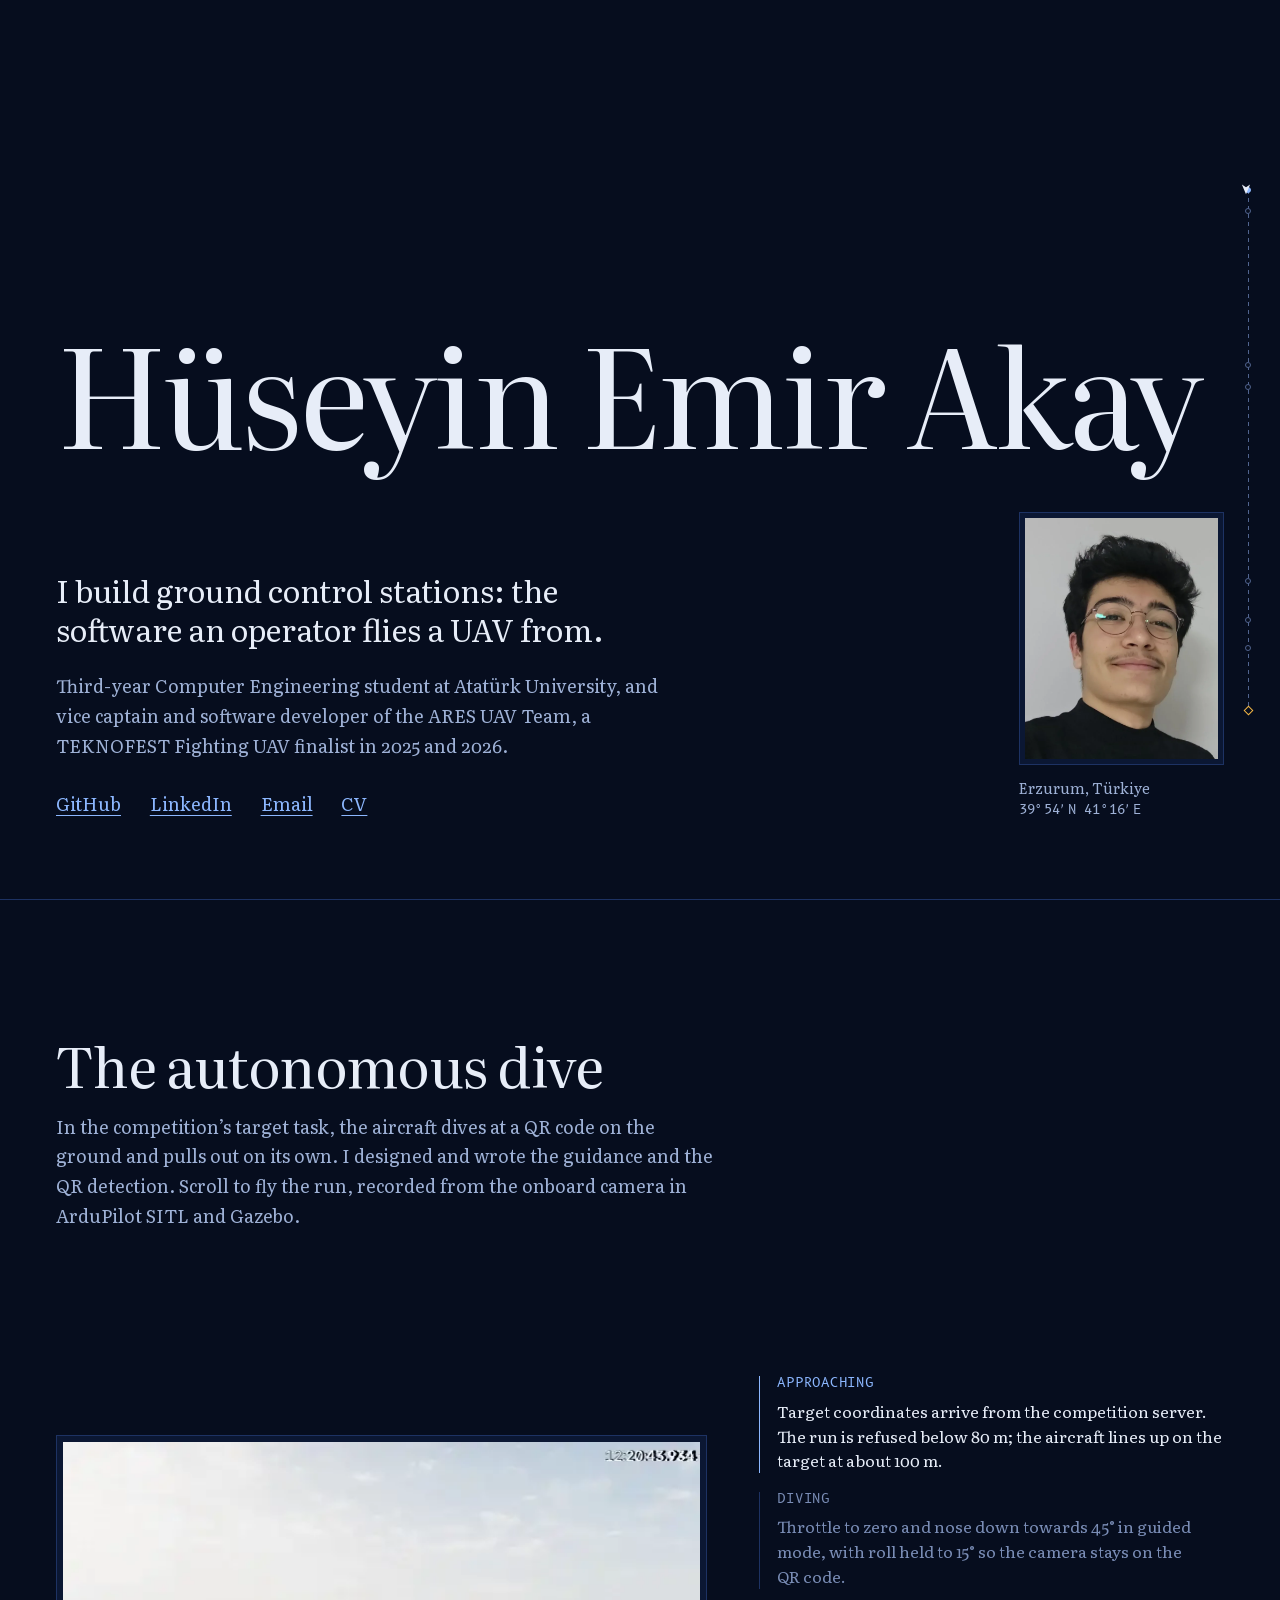
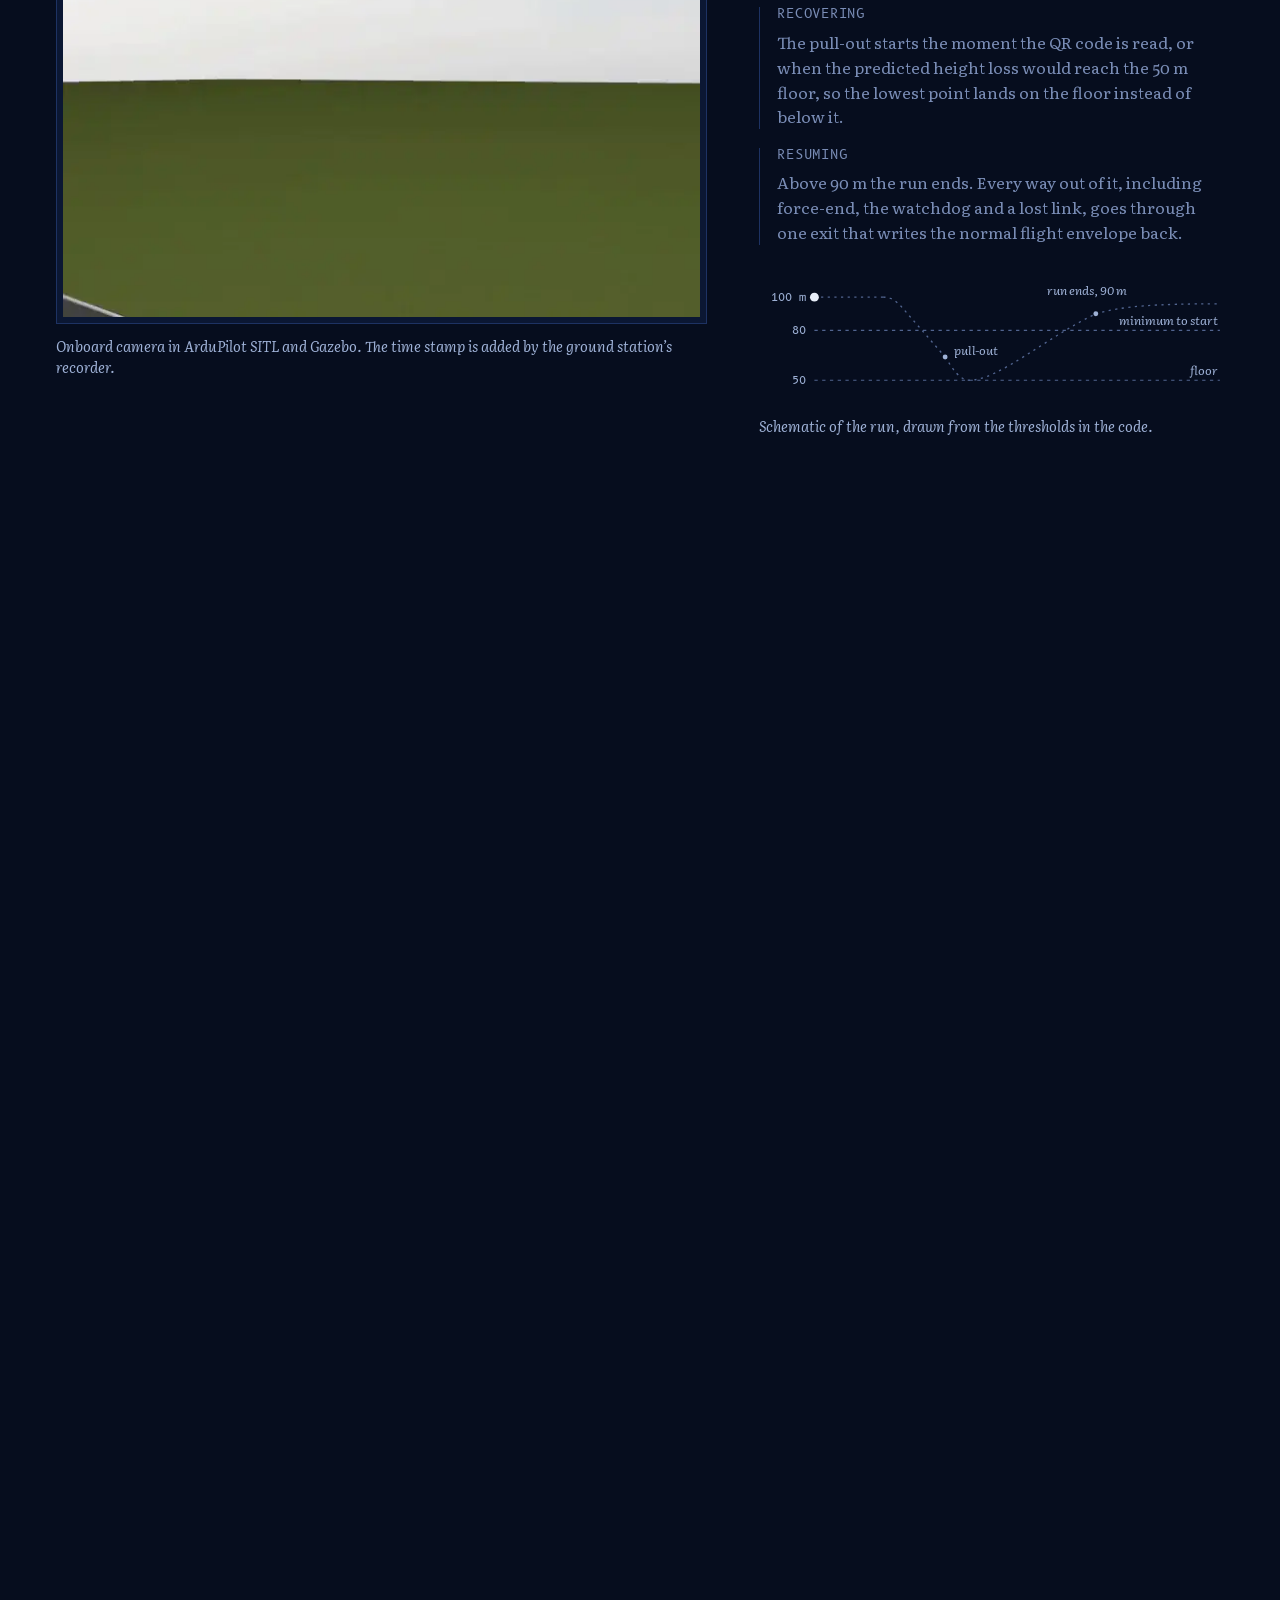
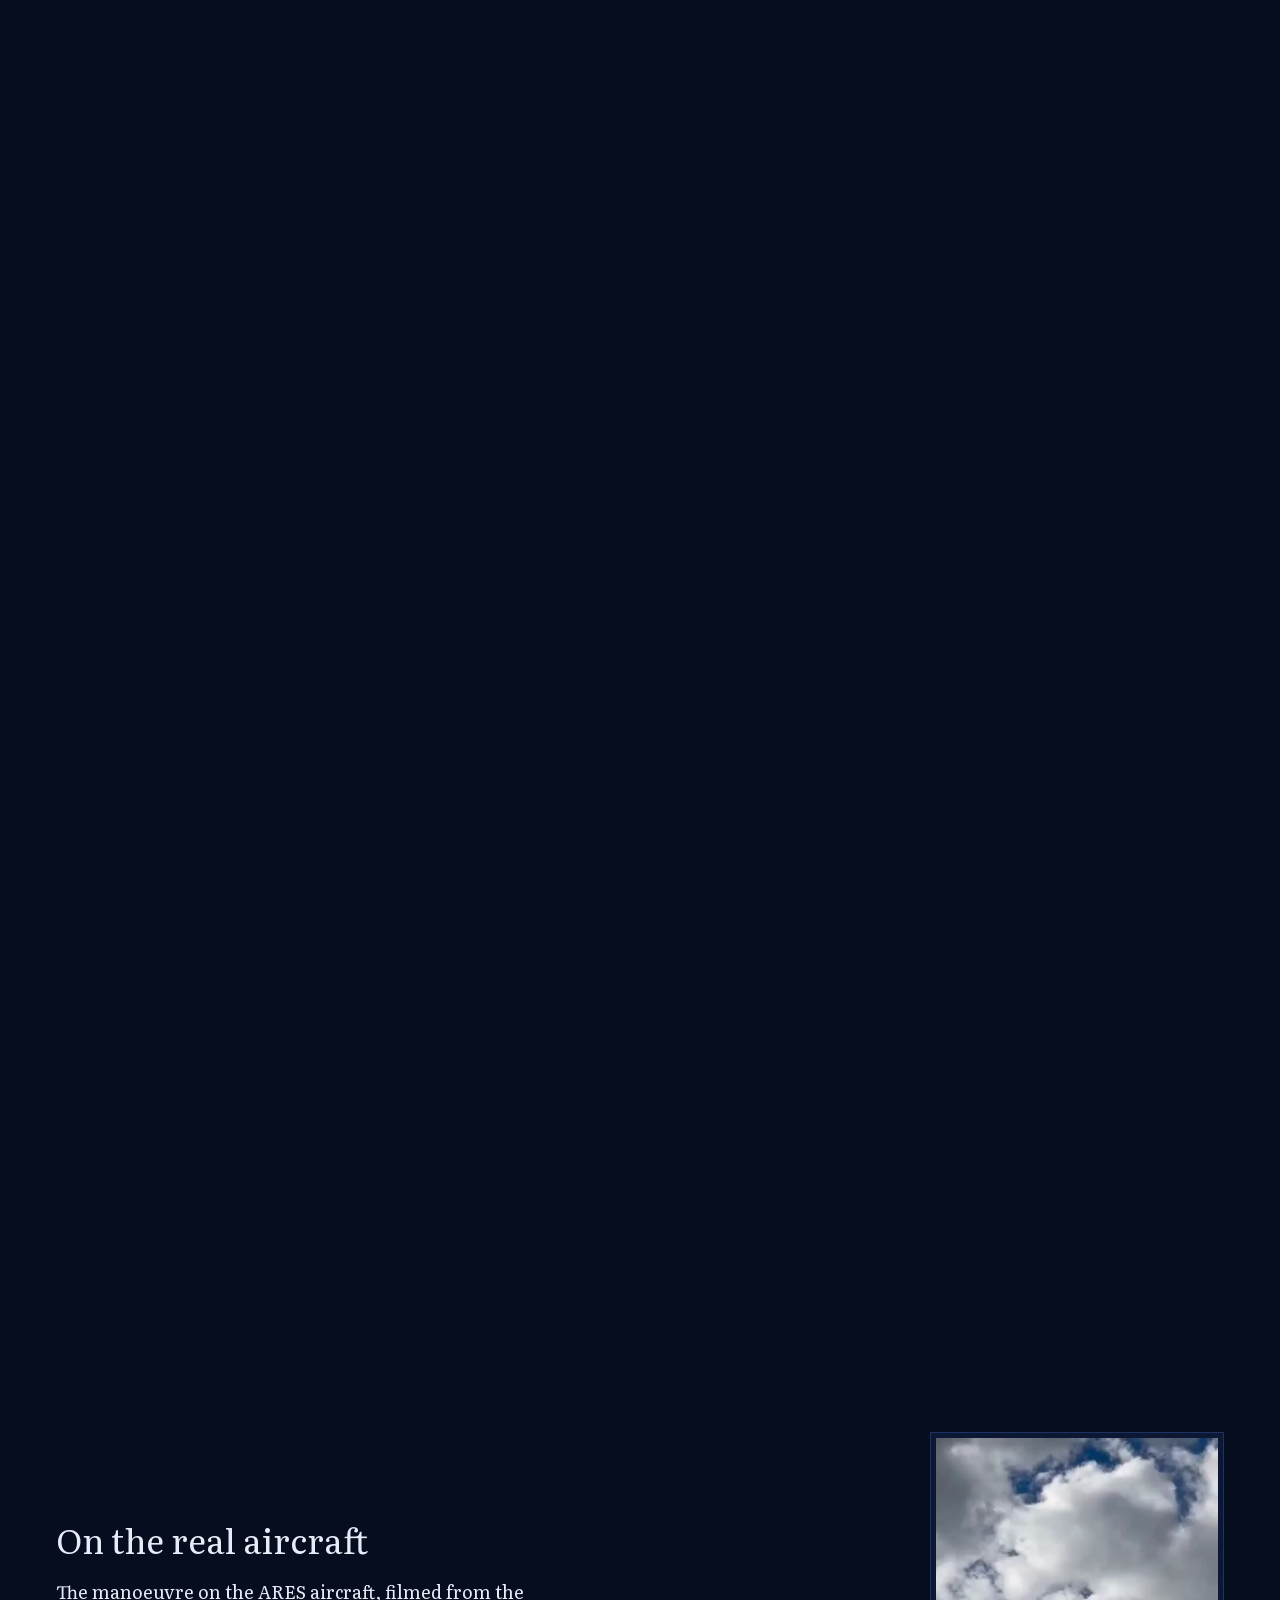
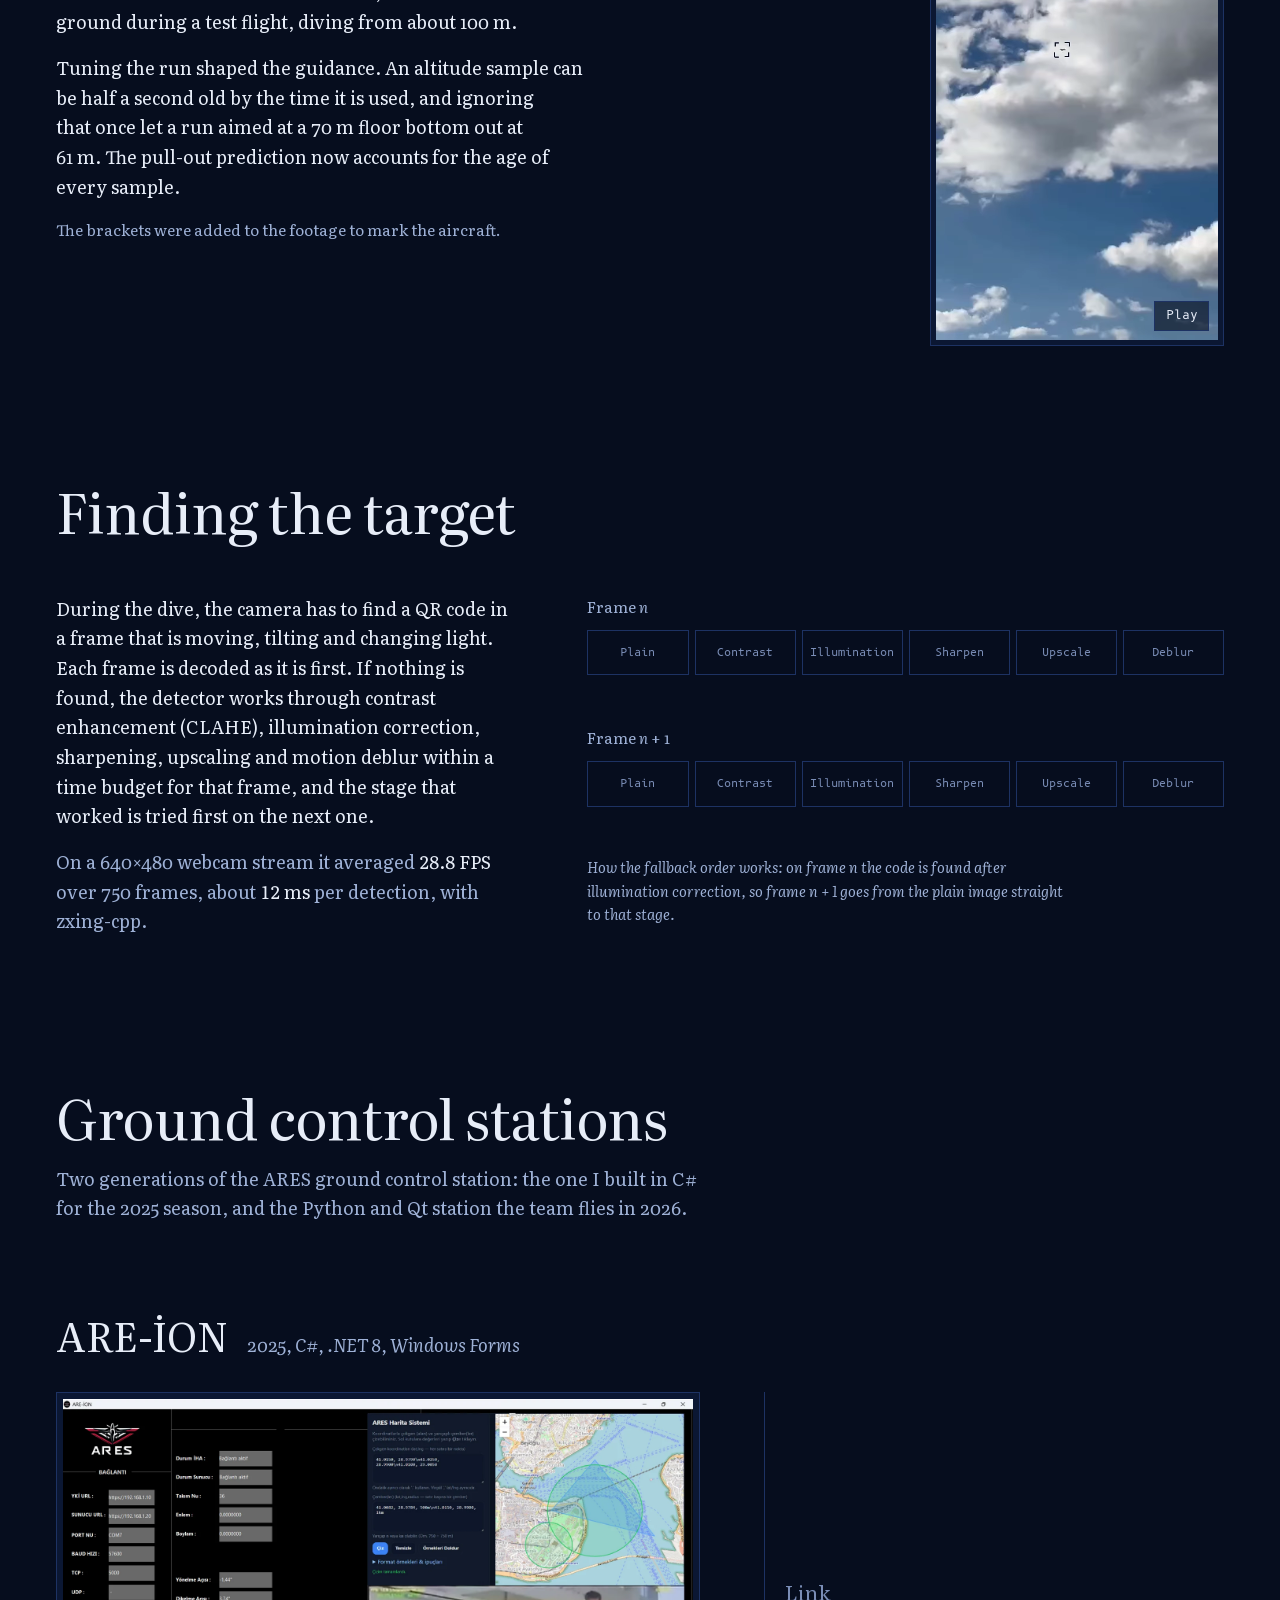
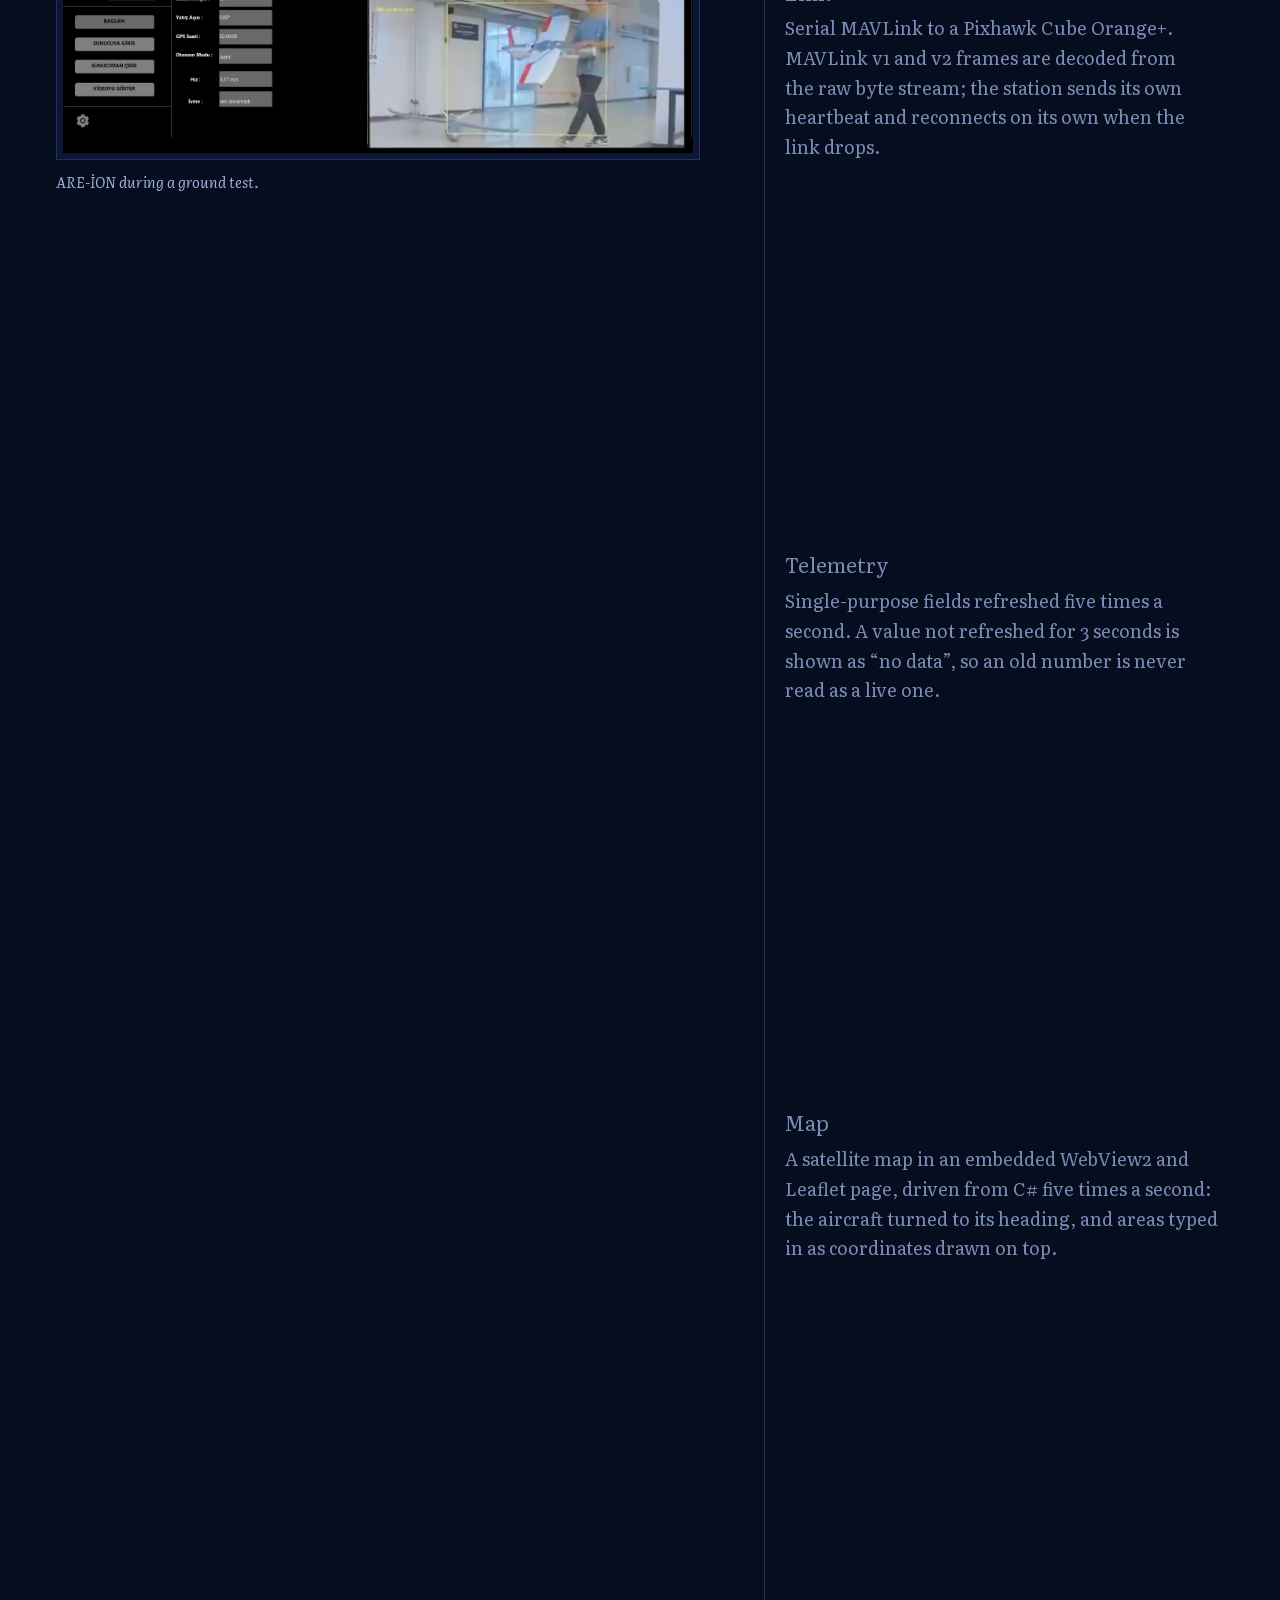
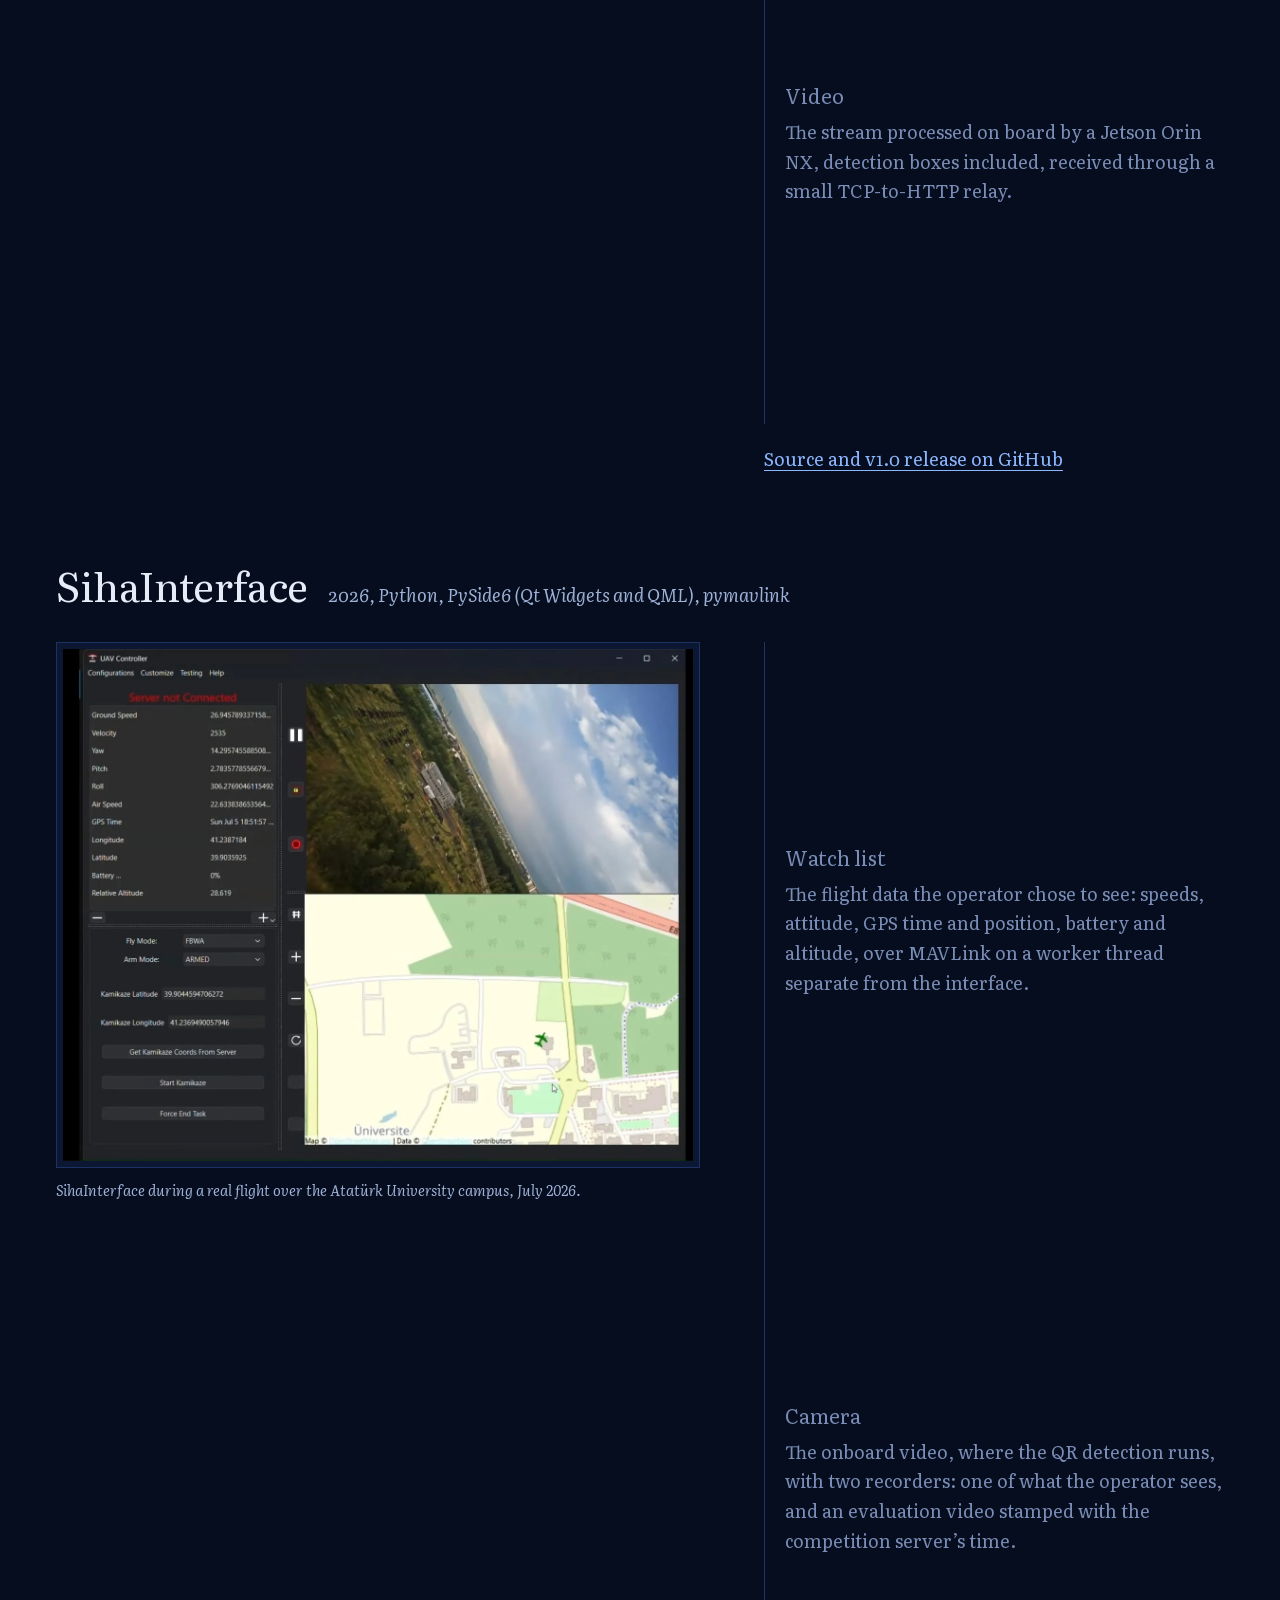
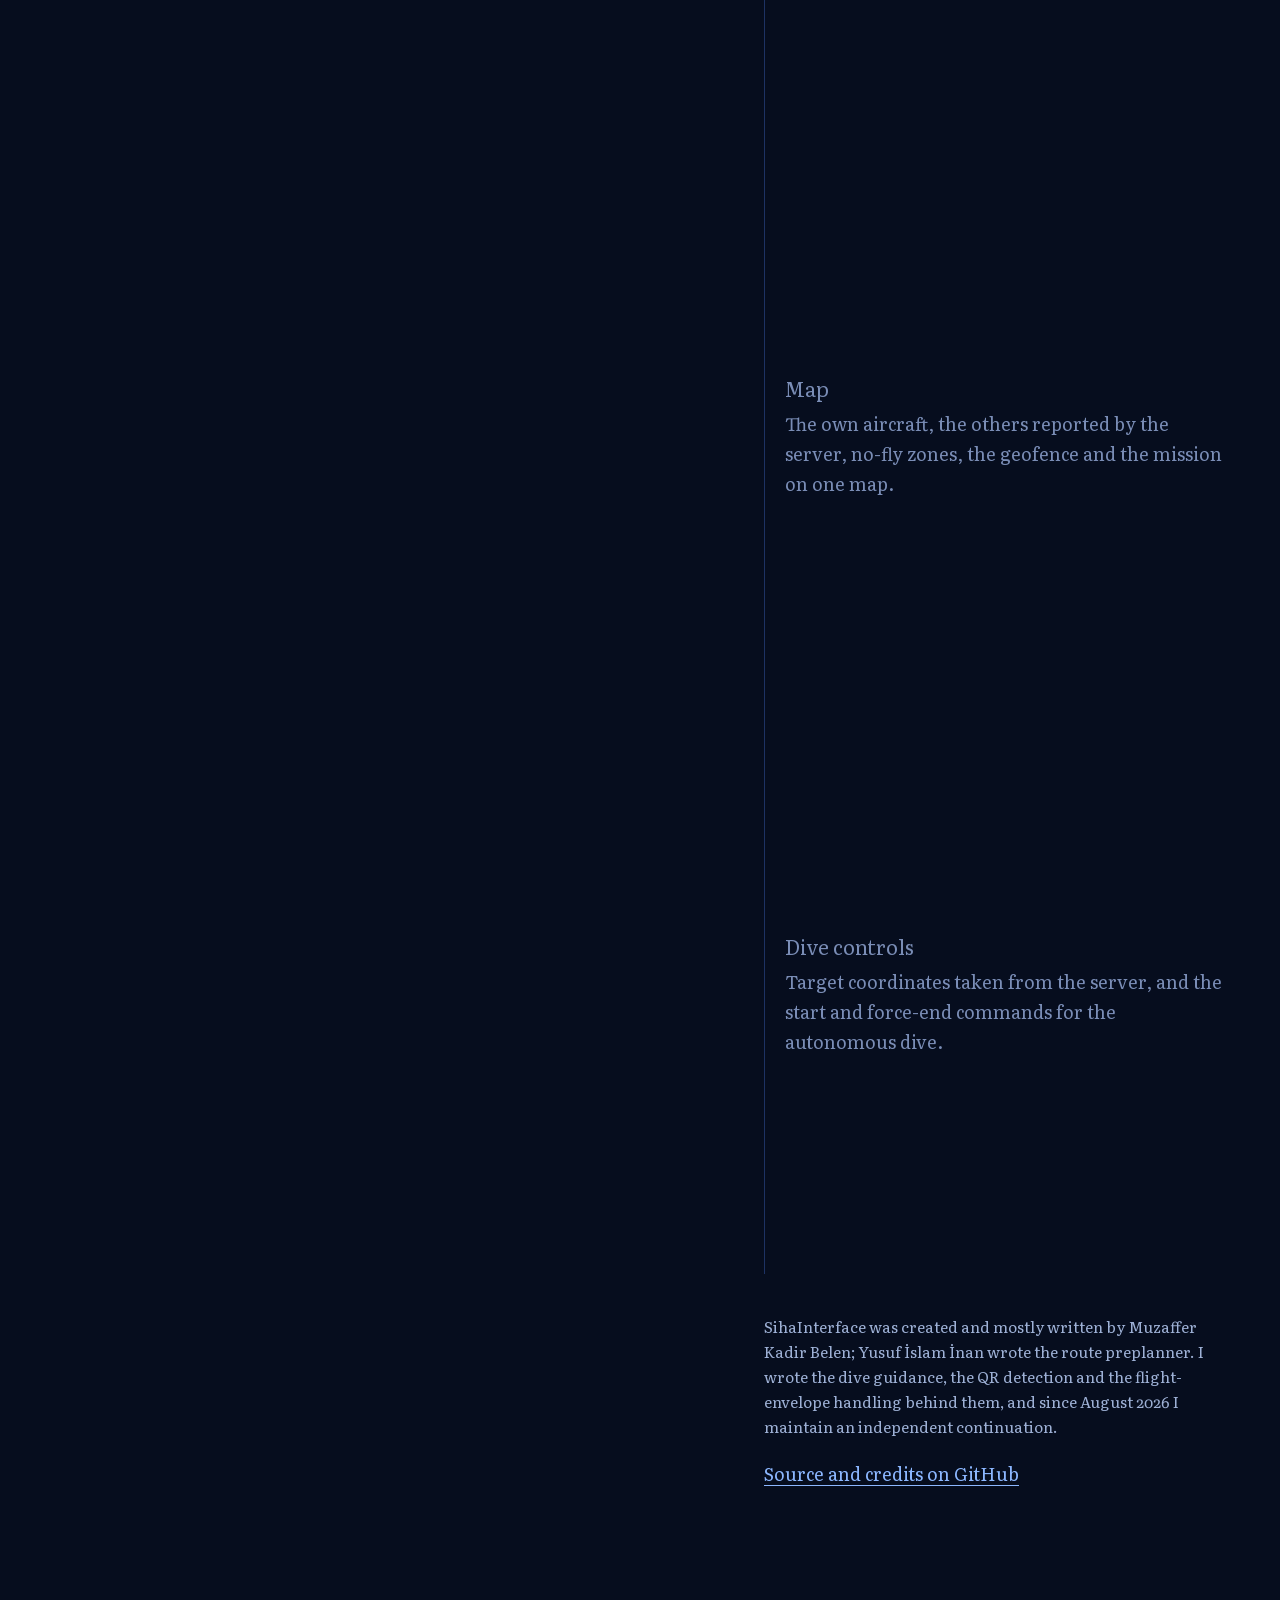
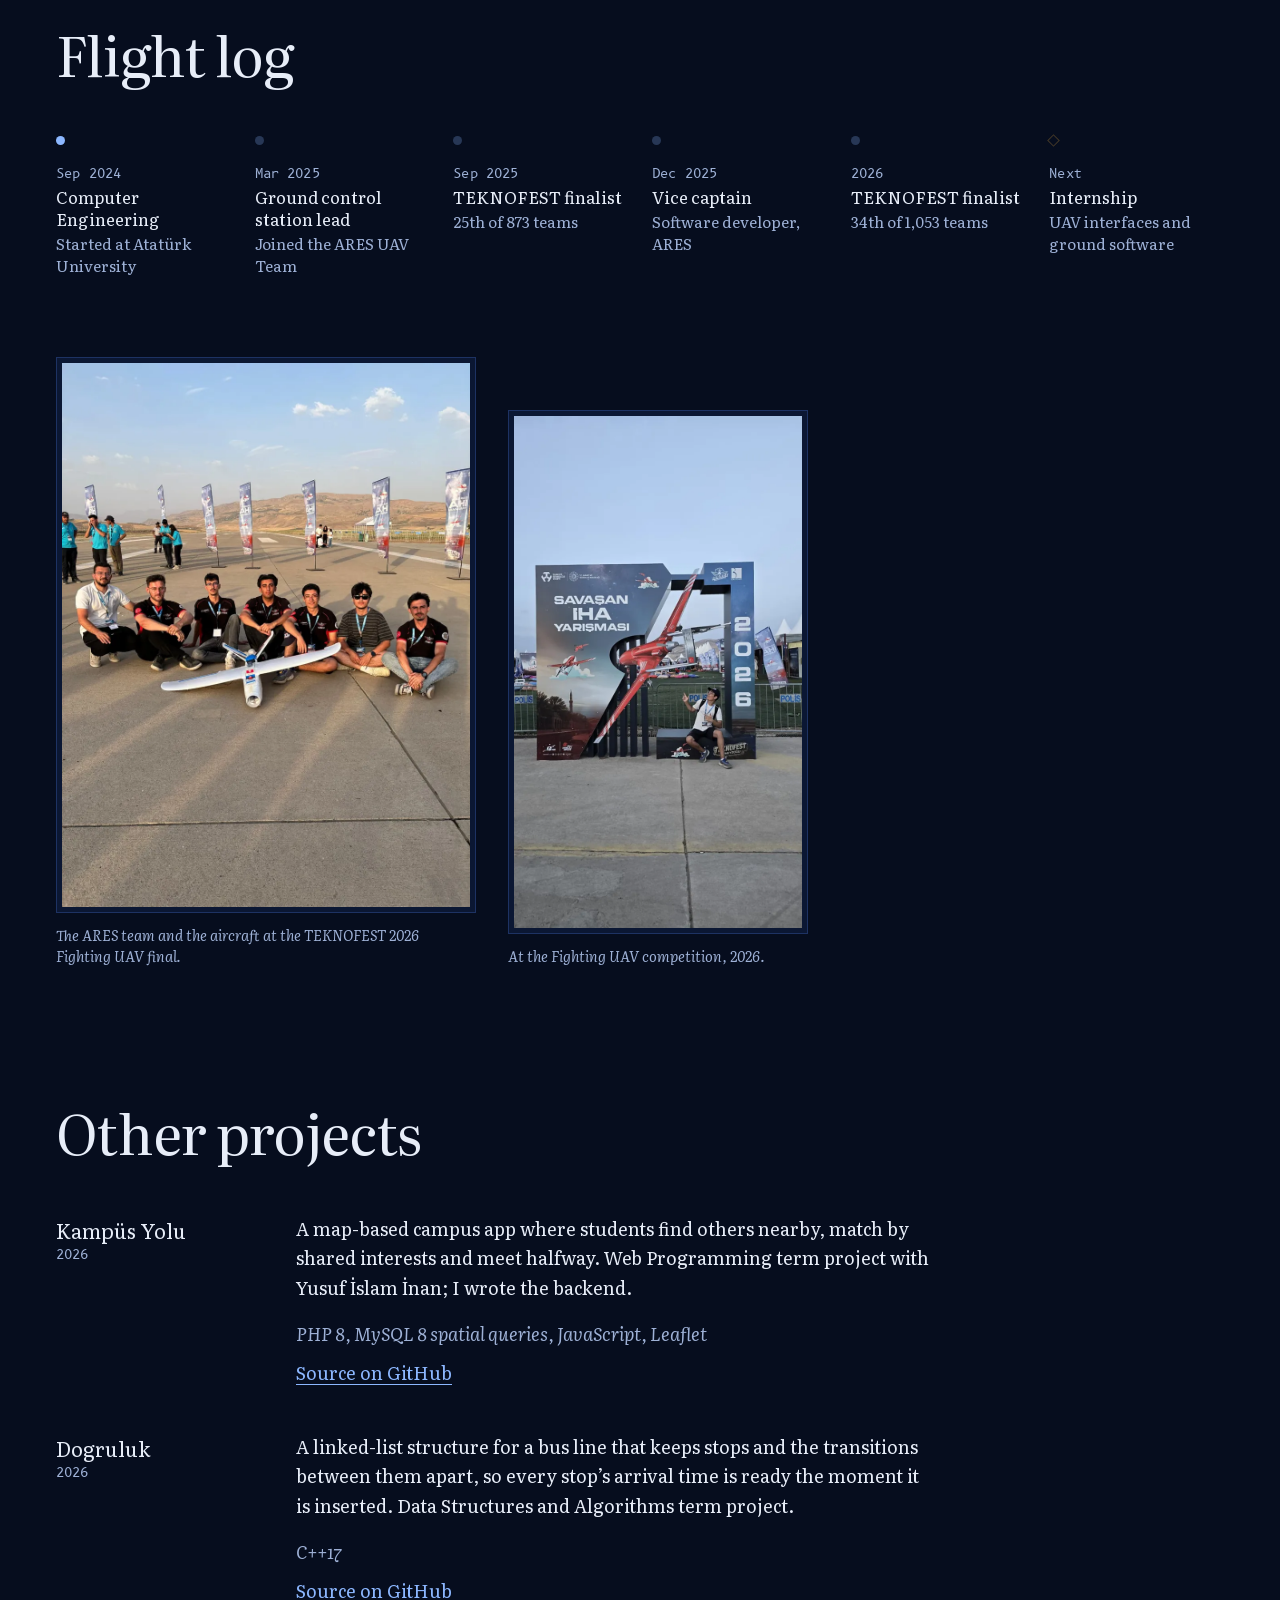
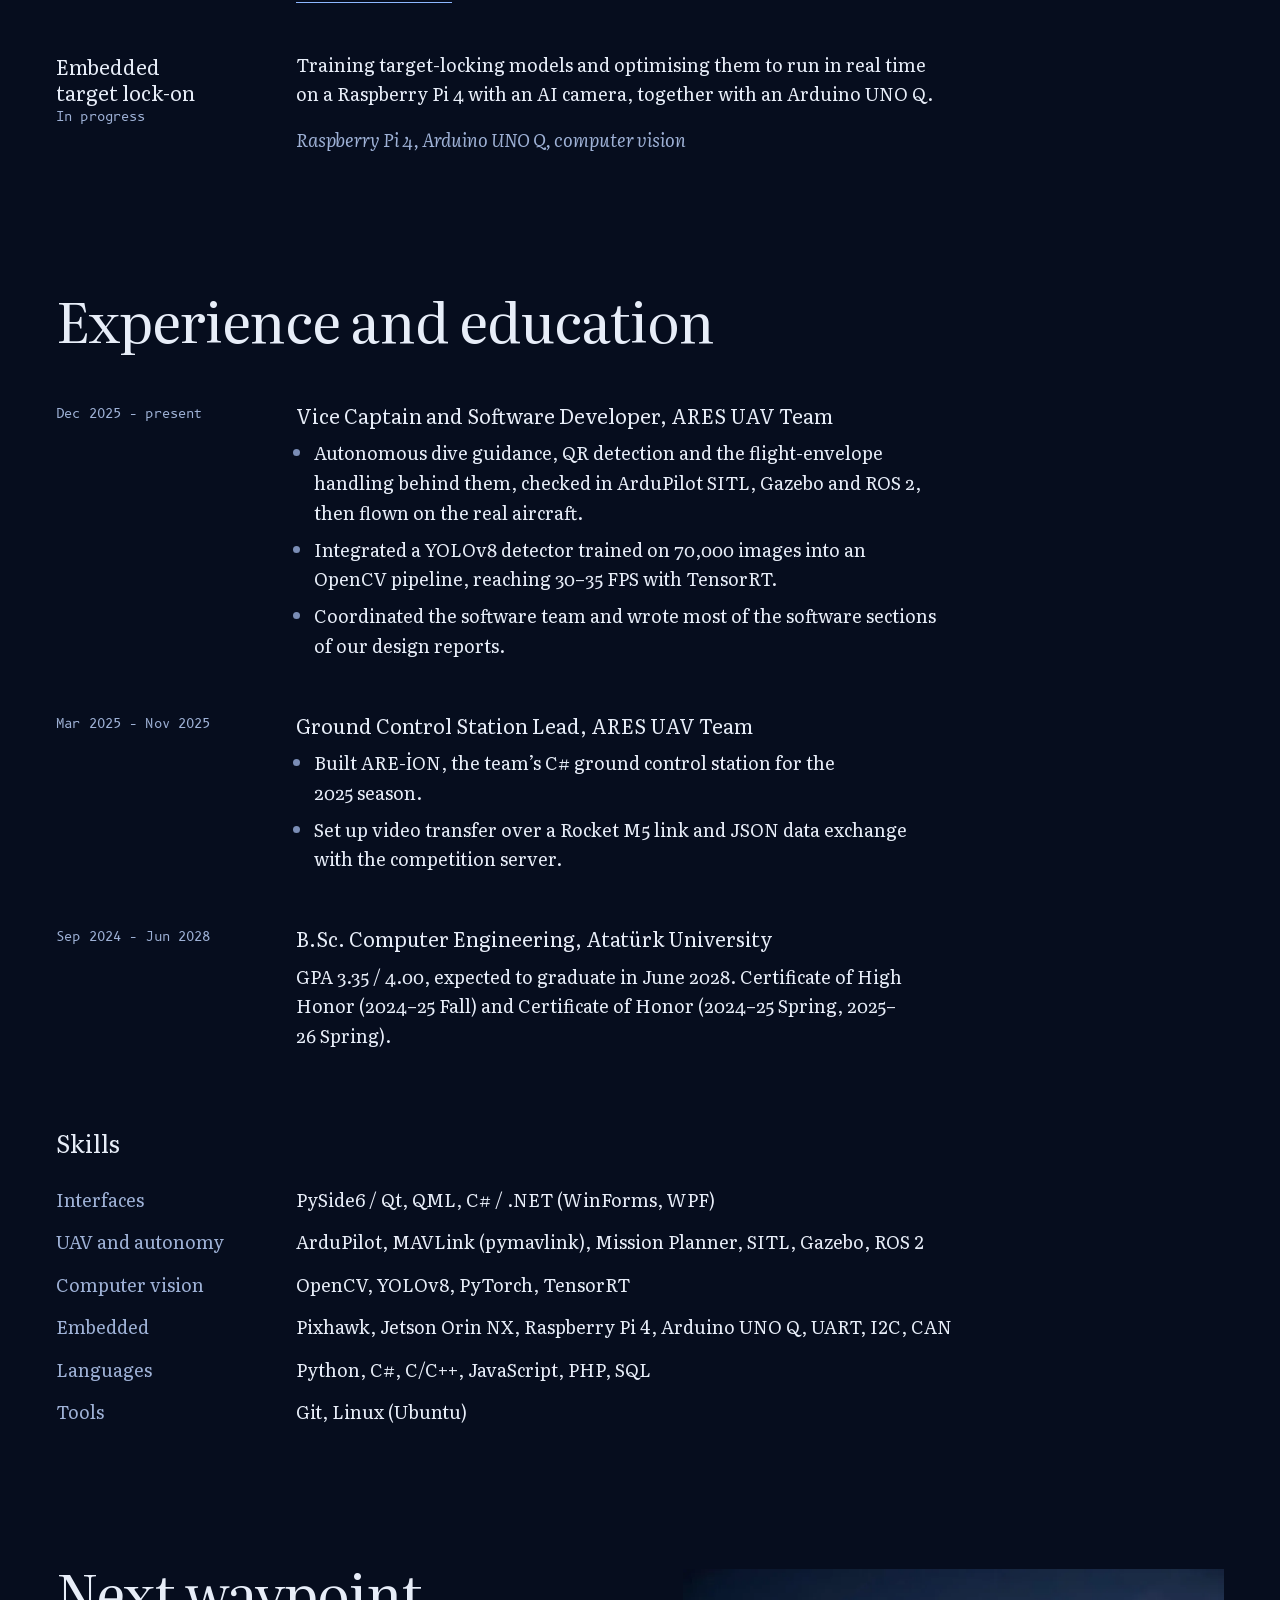
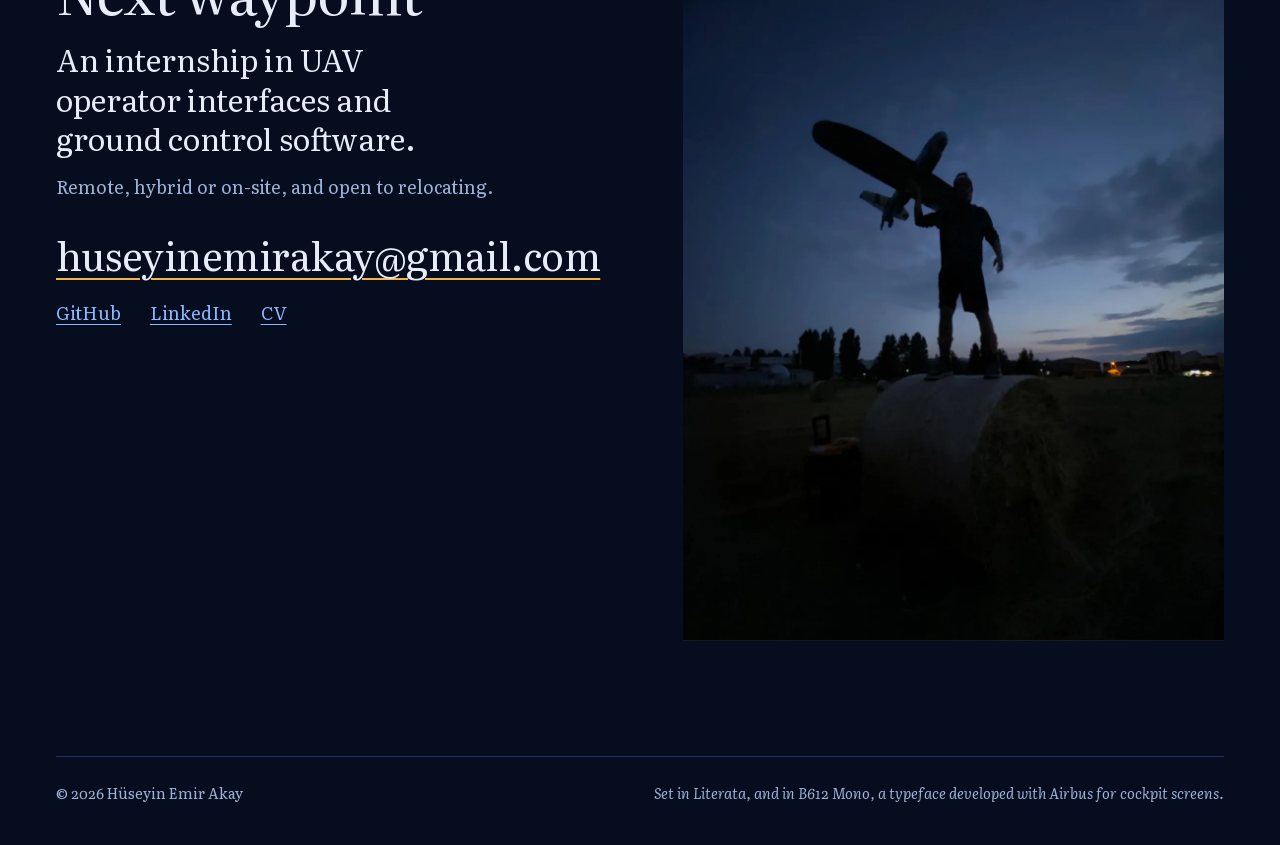
<file: index.html>
<!doctype html>
<html lang="en" class="no-js">
<head>
  <meta charset="utf-8">
  <meta name="viewport" content="width=device-width, initial-scale=1">
  <title>Hüseyin Emir Akay – UAV Ground Control and Operator Interface Software</title>
  <meta name="description" content="Hüseyin Emir Akay builds ground control station and operator interface software for unmanned aerial vehicles. Computer Engineering student at Atatürk University, vice captain of the ARES UAV Team, TEKNOFEST Fighting UAV finalist in 2025 and 2026.">
  <meta name="author" content="Hüseyin Emir Akay">
  <link rel="canonical" href="https://emirakay-007.github.io/">
  <meta name="color-scheme" content="dark">
  <meta name="theme-color" content="#060D1E">

  <meta property="og:type" content="profile">
  <meta property="og:site_name" content="Hüseyin Emir Akay">
  <meta property="og:title" content="Hüseyin Emir Akay">
  <meta property="og:description" content="Ground control station and operator interface software for unmanned aerial vehicles.">
  <meta property="og:url" content="https://emirakay-007.github.io/">
  <meta property="og:image" content="https://emirakay-007.github.io/assets/img/og-card.png">
  <meta property="og:image:width" content="1200">
  <meta property="og:image:height" content="630">
  <meta property="og:image:alt" content="Hüseyin Emir Akay: ground control station and operator interface software for UAVs">
  <meta property="profile:first_name" content="Hüseyin Emir">
  <meta property="profile:last_name" content="Akay">
  <meta name="twitter:card" content="summary_large_image">

  <link rel="icon" href="assets/img/favicon.svg" type="image/svg+xml">
  <link rel="icon" href="assets/img/favicon-32.png" sizes="32x32" type="image/png">
  <link rel="apple-touch-icon" href="assets/img/apple-touch-icon.png">

  <link rel="preload" href="assets/fonts/literata-roman.woff2" as="font" type="font/woff2" crossorigin>
  <link rel="stylesheet" href="assets/css/style.css?v=2">
  <script>
    (function (d) {
      var c = d.documentElement.classList;
      c.remove("no-js"); c.add("js");
      var reduce = window.matchMedia && matchMedia("(prefers-reduced-motion: reduce)").matches;
      var save = navigator.connection && navigator.connection.saveData;
      c.add(reduce || save ? "still" : "motion");
    })(document);
  </script>

  <script type="application/ld+json">
  {
    "@context": "https://schema.org",
    "@type": "Person",
    "name": "Hüseyin Emir Akay",
    "alternateName": "Emir Akay",
    "url": "https://emirakay-007.github.io/",
    "image": "https://emirakay-007.github.io/assets/img/huseyin-emir-akay.jpg",
    "email": "mailto:huseyinemirakay@gmail.com",
    "jobTitle": "Computer Engineering Student",
    "address": { "@type": "PostalAddress", "addressLocality": "Erzurum", "addressCountry": "TR" },
    "affiliation": { "@type": "CollegeOrUniversity", "name": "Atatürk University" },
    "memberOf": { "@type": "Organization", "name": "ARES UAV Team" },
    "knowsAbout": ["Ground control stations", "Operator interfaces", "MAVLink", "ArduPilot", "PySide6", "Qt", "QML", "C#", "Computer vision", "Unmanned aerial vehicles"],
    "sameAs": [
      "https://github.com/EmirAkay-007",
      "https://www.linkedin.com/in/huseyinemirakay"
    ]
  }
  </script>
</head>
<body>

<a class="skip" href="#main">Skip to content</a>

<header class="bar" data-bar>
  <div class="bar-in">
    <a class="bar-name" href="#top" tabindex="-1" aria-hidden="true">Hüseyin Emir Akay</a>
    <nav class="bar-nav" aria-label="Quick links">
      <a href="cv.html">CV</a>
      <a href="mailto:huseyinemirakay@gmail.com">Email</a>
    </nav>
  </div>
  <div class="bar-progress" aria-hidden="true"><i></i></div>
</header>

<nav class="rail" aria-label="Page sections" data-rail>
  <ol>
    <li><a href="#top"><span>Start</span></a></li>
    <li><a href="#dive"><span>The dive</span></a></li>
    <li><a href="#detection"><span>Detection</span></a></li>
    <li><a href="#stations"><span>Ground stations</span></a></li>
    <li><a href="#log"><span>Flight log</span></a></li>
    <li><a href="#projects"><span>Projects</span></a></li>
    <li><a href="#record"><span>Record</span></a></li>
    <li class="dest"><a href="#next"><span>Next</span></a></li>
  </ol>
  <i class="rail-flown"></i>
  <i class="rail-ahead"></i>
  <svg class="rail-ac" viewBox="0 0 16 16" aria-hidden="true"><path d="M8 15 L13.5 2 L8 5.5 L2.5 2 Z"/></svg>
</nav>

<main id="main">

  <section class="hero" id="top" aria-labelledby="name">
    <div class="wrap hero-in">
      <h1 class="name" id="name" data-name>Hüseyin Emir Akay</h1>
      <div class="hero-text">
        <p class="lede">I build ground control stations: the software an operator flies a UAV from.</p>
        <p class="intro">Third-year Computer Engineering student at Atatürk University, and vice captain and software developer of the ARES UAV Team, a TEKNOFEST Fighting UAV finalist in 2025 and 2026.</p>
        <ul class="links" aria-label="Contact and profiles">
          <li><a href="https://github.com/EmirAkay-007">GitHub</a></li>
          <li><a href="https://www.linkedin.com/in/huseyinemirakay">LinkedIn</a></li>
          <li><a href="mailto:huseyinemirakay@gmail.com">Email</a></li>
          <li><a href="cv.html">CV</a></li>
        </ul>
      </div>
      <figure class="portrait">
        <img src="assets/img/huseyin-emir-akay.webp" width="720" height="900" alt="Portrait of Hüseyin Emir Akay" fetchpriority="high">
        <figcaption><span>Erzurum, Türkiye</span> <span class="data">39°54′N 41°16′E</span></figcaption>
      </figure>
    </div>
    <div class="horizon" aria-hidden="true"></div>
  </section>

  <section class="dive" id="dive" aria-labelledby="dive-title">
    <div class="wrap section-head">
      <h2 id="dive-title">The autonomous dive</h2>
      <p>In the competition’s target task, the aircraft dives at a QR code on the ground and pulls out on its own. I designed and wrote the guidance and the QR detection. <span class="motion-only">Scroll to fly the run, </span><span class="still-only">Below is the run, </span>recorded from the onboard camera in ArduPilot SITL and Gazebo.</p>
    </div>

    <div class="dive-track" data-dive>
      <div class="dive-stage wrap">
        <figure class="dive-screen">
          <div class="screen">
            <img class="dive-poster" src="assets/dive/f004.webp" width="640" height="480" alt="Onboard camera view in simulation: level flight above a grass field before the dive">
            <canvas aria-hidden="true"></canvas>
          </div>
          <figcaption>Onboard camera in ArduPilot SITL and Gazebo. The time stamp is added by the ground station’s recorder.</figcaption>
        </figure>

        <div class="dive-panel">
          <ol class="phases" data-phases>
            <li data-phase="0">
              <img class="phase-still" src="assets/dive/f004.webp" width="640" height="480" alt="" loading="lazy">
              <div>
                <h3>APPROACHING</h3>
                <p>Target coordinates arrive from the competition server. The run is refused below 80&nbsp;m; the aircraft lines up on the target at about 100&nbsp;m.</p>
              </div>
            </li>
            <li data-phase="1">
              <img class="phase-still" src="assets/dive/f045.webp" width="640" height="480" alt="" loading="lazy">
              <div>
                <h3>DIVING</h3>
                <p>Throttle to zero and nose down towards 45° in guided mode, with roll held to 15° so the camera stays on the QR code.</p>
              </div>
            </li>
            <li data-phase="2">
              <img class="phase-still" src="assets/dive/f089.webp" width="640" height="480" alt="" loading="lazy">
              <div>
                <h3>RECOVERING</h3>
                <p>The pull-out starts the moment the QR code is read, or when the predicted height loss would reach the 50&nbsp;m floor, so the lowest point lands on the floor instead of below it.</p>
              </div>
            </li>
            <li data-phase="3">
              <img class="phase-still" src="assets/dive/f118.webp" width="640" height="480" alt="" loading="lazy">
              <div>
                <h3>RESUMING</h3>
                <p>Above 90&nbsp;m the run ends. Every way out of it, including force-end, the watchdog and a lost link, goes through one exit that writes the normal flight envelope back.</p>
              </div>
            </li>
          </ol>

          <figure class="profile">
            <svg viewBox="0 0 420 116" role="img" aria-labelledby="profile-desc" data-profile>
              <desc id="profile-desc">Schematic altitude profile of the run: level at about 100 metres, a 45 degree dive, a pull-out that bottoms out on the 50 metre floor, and a climb until the run ends above 90 metres.</desc>
              <g class="axis">
                <line x1="50" y1="50" x2="416" y2="50" class="thr"/>
                <line x1="50" y1="95" x2="416" y2="95" class="thr"/>
              </g>
              <g class="ticks">
                <text x="42" y="23.5">100 m</text>
                <text x="42" y="53.5">80</text>
                <text x="42" y="98.5">50</text>
              </g>
              <g class="notes">
                <text x="414" y="45" text-anchor="end">minimum to start</text>
                <text x="414" y="90" text-anchor="end">floor</text>
              </g>
              <g class="track">
                <path d="M50 20 L112 20"/>
                <path d="M112 20 C120 20 124 24 128 28 L168 74"/>
                <path d="M168 74 C175 85 181 95 190 95 C216 95 260 56 304 35"/>
                <path d="M304 35 C328 28 358 26 416 26"/>
              </g>
              <g class="flown">
                <path d="M50 20 L112 20"/>
                <path d="M112 20 C120 20 124 24 128 28 L168 74"/>
                <path d="M168 74 C175 85 181 95 190 95 C216 95 260 56 304 35"/>
                <path d="M304 35 C328 28 358 26 416 26"/>
              </g>
              <g class="points">
                <circle cx="168" cy="74" r="2.2"/>
                <text x="176" y="72">pull-out</text>
                <circle cx="304" cy="35" r="2.2"/>
                <text x="296" y="18" text-anchor="middle">run ends, 90 m</text>
              </g>
              <circle class="marker" r="4" cx="50" cy="20"/>
            </svg>
            <figcaption>Schematic of the run, drawn from the thresholds in the code.</figcaption>
          </figure>
        </div>
      </div>
    </div>

    <div class="wrap real">
      <div class="real-text">
        <h3>On the real aircraft</h3>
        <p>The manoeuvre on the ARES aircraft, filmed from the ground during a test flight, diving from about 100&nbsp;m.</p>
        <p>Tuning the run shaped the guidance. An altitude sample can be half a second old by the time it is used, and ignoring that once let a run aimed at a 70&nbsp;m floor bottom out at 61&nbsp;m. The pull-out prediction now accounts for the age of every sample.</p>
        <p class="note">The brackets were added to the footage to mark the aircraft.</p>
      </div>
      <figure class="real-clip" data-clip>
        <video controls muted loop playsinline preload="none" width="478" height="850" poster="assets/video/real-flight-poster.webp" aria-label="The ARES aircraft diving through clouds, filmed from the ground, with brackets marking the aircraft">
          <source src="assets/video/real-flight.mp4" type='video/mp4; codecs="avc1.64001F"'>
          <source src="assets/video/real-flight.webm" type='video/webm; codecs="vp9"'>
        </video>
        <button class="clip-toggle" type="button" aria-pressed="false" hidden>Pause</button>
      </figure>
    </div>
  </section>

  <section class="detect" id="detection" aria-labelledby="detect-title">
    <div class="wrap">
      <div class="section-head">
        <h2 id="detect-title">Finding the target</h2>
      </div>
      <div class="detect-grid">
        <div class="detect-text">
          <p>During the dive, the camera has to find a QR code in a frame that is moving, tilting and changing light. Each frame is decoded as it is first. If nothing is found, the detector works through contrast enhancement (CLAHE), illumination correction, sharpening, upscaling and motion deblur within a time budget for that frame, and the stage that worked is tried first on the next one.</p>
          <p class="metric">On a 640×480 webcam stream it averaged <span class="fig">28.8&nbsp;FPS</span> over 750 frames, about <span class="fig">12&nbsp;ms</span> per detection, with zxing-cpp.</p>
        </div>
        <figure class="pipeline" data-pipeline>
          <div class="pl-row" data-row="0">
            <p class="pl-label">Frame <i>n</i></p>
            <ol>
              <li data-s="plain" data-state="miss">Plain</li>
              <li data-s="contrast" data-state="miss">Contrast</li>
              <li data-s="light" data-state="hit">Illumination</li>
              <li data-s="sharpen" data-state="rest">Sharpen</li>
              <li data-s="upscale" data-state="rest">Upscale</li>
              <li data-s="deblur" data-state="rest">Deblur</li>
            </ol>
          </div>
          <div class="pl-row" data-row="1">
            <p class="pl-label">Frame <i>n</i> + 1</p>
            <ol>
              <li data-s="plain" data-state="miss">Plain</li>
              <li data-s="contrast" data-state="skip">Contrast</li>
              <li data-s="light" data-state="hit">Illumination</li>
              <li data-s="sharpen" data-state="rest">Sharpen</li>
              <li data-s="upscale" data-state="rest">Upscale</li>
              <li data-s="deblur" data-state="rest">Deblur</li>
            </ol>
          </div>
          <figcaption>How the fallback order works: on frame <i>n</i> the code is found after illumination correction, so frame <i>n</i> + 1 goes from the plain image straight to that stage.</figcaption>
        </figure>
      </div>
    </div>
  </section>

  <section class="stations" id="stations" aria-labelledby="stations-title">
    <div class="wrap section-head">
      <h2 id="stations-title">Ground control stations</h2>
      <p>Two generations of the ARES ground control station: the one I built in C# for the 2025 season, and the Python and Qt station the team flies in 2026.</p>
    </div>

    <article class="tour wrap" data-tour aria-labelledby="areion-title">
      <header class="tour-head">
        <h3 id="areion-title">ARE-İON</h3>
        <p class="stack">2025, C#, .NET 8, Windows Forms</p>
      </header>
      <figure class="tour-fig">
        <div class="tour-img" style="--ar: 1.7778"><div class="shot">
          <img src="assets/img/are-ion.webp?v=2" width="1600" height="900" loading="lazy" alt="ARE-İON ground control station: connection settings on the left, telemetry fields in the middle, a satellite map with drawn areas at the top right and live video at the bottom right">
          <span class="spot" aria-hidden="true"></span>
        </div></div>
        <figcaption>ARE-İON during a ground test.</figcaption>
      </figure>
      <div class="tour-side">
      <ol class="tour-steps">
        <li data-spot="0.4 18.6 16.8 67">
          <h4>Link</h4>
          <p>Serial MAVLink to a Pixhawk Cube Orange+. MAVLink v1 and v2 frames are decoded from the raw byte stream; the station sends its own heartbeat and reconnects on its own when the link drops.</p>
        </li>
        <li data-spot="17.3 13.2 16.6 75">
          <h4>Telemetry</h4>
          <p>Single-purpose fields refreshed five times a second. A value not refreshed for 3&nbsp;seconds is shown as “no data”, so an old number is never read as a live one.</p>
        </li>
        <li data-spot="48.3 4 50.4 48.6">
          <h4>Map</h4>
          <p>A satellite map in an embedded WebView2 and Leaflet page, driven from C# five times a second: the aircraft turned to its heading, and areas typed in as coordinates drawn on top.</p>
        </li>
        <li data-spot="48.3 52.8 50.4 45.6">
          <h4>Video</h4>
          <p>The stream processed on board by a Jetson Orin NX, detection boxes included, received through a small TCP-to-HTTP relay.</p>
        </li>
      </ol>
      <p class="tour-link"><a href="https://github.com/EmirAkay-007/C-_interface_mavlink">Source and v1.0 release on GitHub</a></p>
      </div>
    </article>

    <article class="tour wrap" data-tour aria-labelledby="siha-title">
      <header class="tour-head">
        <h3 id="siha-title">SihaInterface</h3>
        <p class="stack">2026, Python, PySide6 (Qt Widgets and QML), pymavlink</p>
      </header>
      <figure class="tour-fig">
        <div class="tour-img" style="--ar: 1.2306"><div class="shot">
          <img src="assets/img/sihainterface-real-flight.webp" width="1329" height="1080" loading="lazy" alt="SihaInterface during a real flight: telemetry list and dive controls on the left, the banking onboard camera at the top right and a map of the university campus with the aircraft at the bottom right">
          <span class="spot" aria-hidden="true"></span>
        </div></div>
        <figcaption>SihaInterface during a real flight over the Atatürk University campus, July 2026.</figcaption>
      </figure>
      <div class="tour-side">
      <ol class="tour-steps">
        <li data-spot="4 9 30.2 41.6">
          <h4>Watch list</h4>
          <p>The flight data the operator chose to see: speeds, attitude, GPS time and position, battery and altitude, over MAVLink on a worker thread separate from the interface.</p>
        </li>
        <li data-spot="38.5 6.8 59.2 41">
          <h4>Camera</h4>
          <p>The onboard video, where the QR detection runs, with two recorders: one of what the operator sees, and an evaluation video stamped with the competition server’s time.</p>
        </li>
        <li data-spot="38.3 47.8 59.4 49.4">
          <h4>Map</h4>
          <p>The own aircraft, the others reported by the server, no-fly zones, the geofence and the mission on one map.</p>
        </li>
        <li data-spot="4 54 30.2 40.6">
          <h4>Dive controls</h4>
          <p>Target coordinates taken from the server, and the start and force-end commands for the autonomous dive.</p>
        </li>
      </ol>
      <p class="credit">SihaInterface was created and mostly written by Muzaffer Kadir Belen; Yusuf İslam İnan wrote the route preplanner. I wrote the dive guidance, the QR detection and the flight-envelope handling behind them, and since August 2026 I maintain an independent continuation.</p>
      <p class="tour-link"><a href="https://github.com/EmirAkay-007/SihaInterface">Source and credits on GitHub</a></p>
      </div>
    </article>
  </section>

  <section class="log" id="log" aria-labelledby="log-title">
    <div class="wrap">
      <div class="section-head">
        <h2 id="log-title">Flight log</h2>
      </div>
      <ol class="route" data-route>
        <li>
          <span class="data">Sep 2024</span>
          <strong>Computer Engineering</strong>
          <span class="note">Started at Atatürk University</span>
        </li>
        <li>
          <span class="data">Mar 2025</span>
          <strong>Ground control station lead</strong>
          <span class="note">Joined the ARES UAV Team</span>
        </li>
        <li>
          <span class="data">Sep 2025</span>
          <strong>TEKNOFEST finalist</strong>
          <span class="note">25th of 873 teams</span>
        </li>
        <li>
          <span class="data">Dec 2025</span>
          <strong>Vice captain</strong>
          <span class="note">Software developer, ARES</span>
        </li>
        <li>
          <span class="data">2026</span>
          <strong>TEKNOFEST finalist</strong>
          <span class="note">34th of 1,053 teams</span>
        </li>
        <li class="next">
          <span class="data">Next</span>
          <strong>Internship</strong>
          <span class="note">UAV interfaces and ground software</span>
        </li>
      </ol>
      <div class="log-photos">
        <figure>
          <img src="assets/img/ares-teknofest-2026.webp" width="900" height="1200" loading="lazy" alt="Seven members of the ARES team sitting on the runway behind their white fixed-wing aircraft, with competition banners and hills in the background">
          <figcaption>The ARES team and the aircraft at the TEKNOFEST 2026 Fighting UAV final.</figcaption>
        </figure>
        <figure>
          <img src="assets/img/teknofest-2026-sign.webp" width="720" height="1280" loading="lazy" alt="Hüseyin Emir Akay sitting at the Savaşan İHA Yarışması 2026 sign at TEKNOFEST, pointing at a model aircraft">
          <figcaption>At the Fighting UAV competition, 2026.</figcaption>
        </figure>
      </div>
    </div>
  </section>

  <section class="projects" id="projects" aria-labelledby="projects-title">
    <div class="wrap">
      <div class="section-head">
        <h2 id="projects-title">Other projects</h2>
      </div>
      <div class="rows">
        <article class="row">
          <div class="row-head">
            <h3 lang="tr">Kampüs Yolu</h3>
            <span class="data">2026</span>
          </div>
          <div class="row-body">
            <p>A map-based campus app where students find others nearby, match by shared interests and meet halfway. Web Programming term project with Yusuf İslam İnan; I wrote the backend.</p>
            <p class="stack">PHP 8, MySQL 8 spatial queries, JavaScript, Leaflet</p>
            <p><a href="https://github.com/EmirAkay-007/kampus_yolu">Source on GitHub</a></p>
          </div>
        </article>
        <article class="row">
          <div class="row-head">
            <h3>Dogruluk</h3>
            <span class="data">2026</span>
          </div>
          <div class="row-body">
            <p>A linked-list structure for a bus line that keeps stops and the transitions between them apart, so every stop’s arrival time is ready the moment it is inserted. Data Structures and Algorithms term project.</p>
            <p class="stack">C++17</p>
            <p><a href="https://github.com/EmirAkay-007/dogruluk">Source on GitHub</a></p>
          </div>
        </article>
        <article class="row">
          <div class="row-head">
            <h3>Embedded target <span class="nowrap">lock-on</span></h3>
            <span class="data">In progress</span>
          </div>
          <div class="row-body">
            <p>Training target-locking models and optimising them to run in real time on a Raspberry Pi 4 with an AI camera, together with an Arduino UNO Q.</p>
            <p class="stack">Raspberry Pi 4, Arduino UNO Q, computer vision</p>
          </div>
        </article>
      </div>
    </div>
  </section>

  <section class="record" id="record" aria-labelledby="record-title">
    <div class="wrap">
      <div class="section-head">
        <h2 id="record-title">Experience and education</h2>
      </div>
      <div class="rows">
        <article class="row">
          <div class="row-head"><span class="data">Dec 2025 – present</span></div>
          <div class="row-body">
            <h3>Vice Captain and Software Developer, ARES UAV Team</h3>
            <ul>
              <li>Autonomous dive guidance, QR detection and the flight-envelope handling behind them, checked in ArduPilot SITL, Gazebo and ROS 2, then flown on the real aircraft.</li>
              <li>Integrated a YOLOv8 detector trained on 70,000 images into an OpenCV pipeline, reaching 30–35 FPS with TensorRT.</li>
              <li>Coordinated the software team and wrote most of the software sections of our design reports.</li>
            </ul>
          </div>
        </article>
        <article class="row">
          <div class="row-head"><span class="data">Mar 2025 – Nov 2025</span></div>
          <div class="row-body">
            <h3>Ground Control Station Lead, ARES UAV Team</h3>
            <ul>
              <li>Built ARE-İON, the team’s C# ground control station for the 2025 season.</li>
              <li>Set up video transfer over a Rocket M5 link and JSON data exchange with the competition server.</li>
            </ul>
          </div>
        </article>
        <article class="row">
          <div class="row-head"><span class="data">Sep 2024 – Jun 2028</span></div>
          <div class="row-body">
            <h3>B.Sc. Computer Engineering, Atatürk University</h3>
            <p>GPA 3.35 / 4.00, expected to graduate in June 2028. Certificate of High Honor (2024–25 Fall) and Certificate of Honor (2024–25 Spring, 2025–26 Spring).</p>
          </div>
        </article>
      </div>

      <h3 class="skills-title">Skills</h3>
      <dl class="skills">
        <dt>Interfaces</dt><dd>PySide6 / Qt, QML, C# / .NET (WinForms, WPF)</dd>
        <dt>UAV and autonomy</dt><dd>ArduPilot, MAVLink (pymavlink), Mission Planner, SITL, Gazebo, ROS 2</dd>
        <dt>Computer vision</dt><dd>OpenCV, YOLOv8, PyTorch, TensorRT</dd>
        <dt>Embedded</dt><dd>Pixhawk, Jetson Orin NX, Raspberry Pi 4, Arduino UNO Q, UART, I2C, CAN</dd>
        <dt>Languages</dt><dd>Python, C#, C/C++, JavaScript, PHP, SQL</dd>
        <dt>Tools</dt><dd>Git, Linux (Ubuntu)</dd>
      </dl>
    </div>
  </section>

  <section class="closing" id="next" aria-labelledby="next-title">
    <div class="wrap closing-in" data-closing>
      <div class="closing-text">
        <h2 id="next-title">Next waypoint</h2>
        <p class="lede">An internship in UAV operator interfaces and ground control software.</p>
        <p>Remote, hybrid or on-site, and open to relocating.</p>
        <p class="mail"><a href="mailto:huseyinemirakay@gmail.com">huseyinemirakay@gmail.com</a></p>
        <ul class="links" aria-label="Profiles">
          <li><a href="https://github.com/EmirAkay-007">GitHub</a></li>
          <li><a href="https://www.linkedin.com/in/huseyinemirakay">LinkedIn</a></li>
          <li><a href="cv.html">CV</a></li>
        </ul>
      </div>
      <figure class="dusk">
        <img src="assets/img/launch-at-dusk.webp" width="1100" height="1368" loading="lazy" alt="Silhouette of Hüseyin Emir Akay at dusk, standing on a hay bale and holding the UAV above his head">
      </figure>
      <i class="dusk-line" aria-hidden="true"></i>
    </div>
  </section>

</main>

<footer class="foot">
  <div class="wrap">
    <div class="foot-in">
      <p>© 2026 Hüseyin Emir Akay</p>
      <p class="colophon">Set in Literata, and in B612 Mono, a typeface developed with Airbus for cockpit screens.</p>
    </div>
  </div>
</footer>

<script type="module" src="assets/js/main.js?v=2"></script>
</body>
</html>
</file>
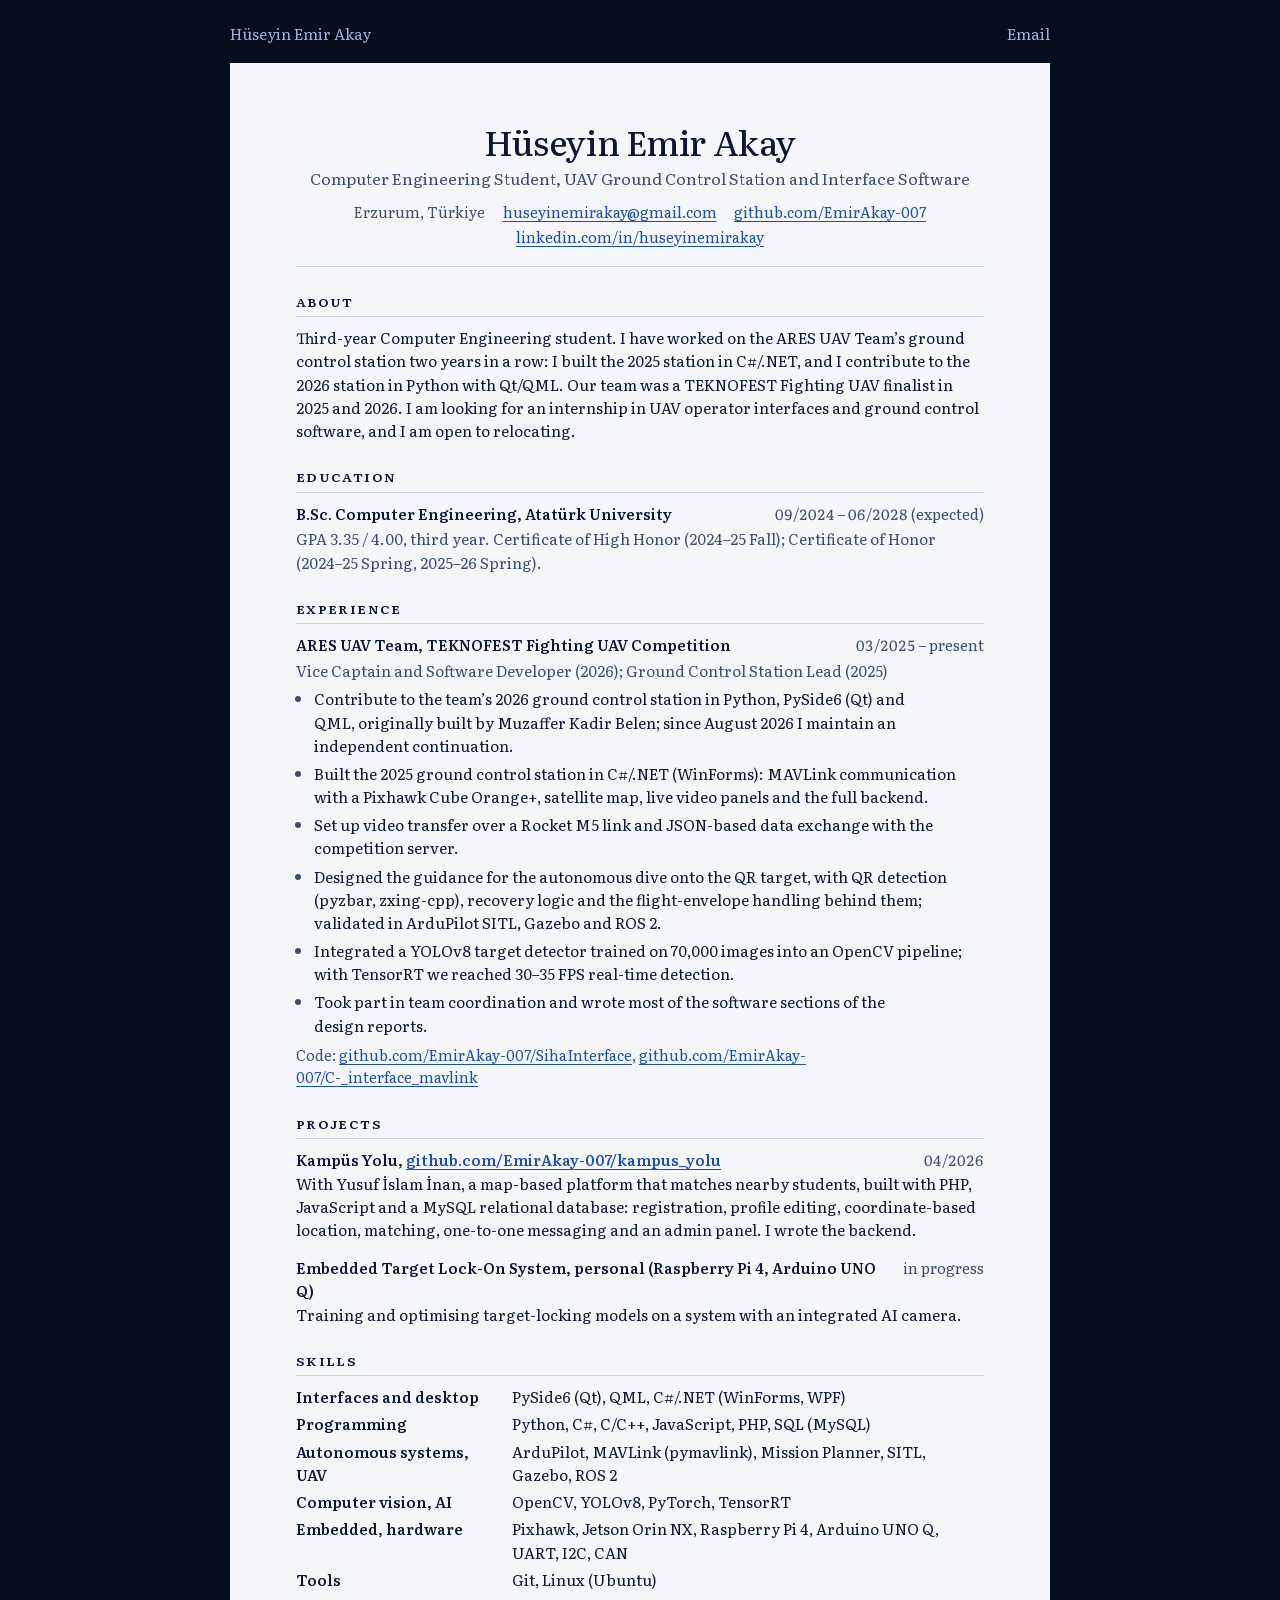
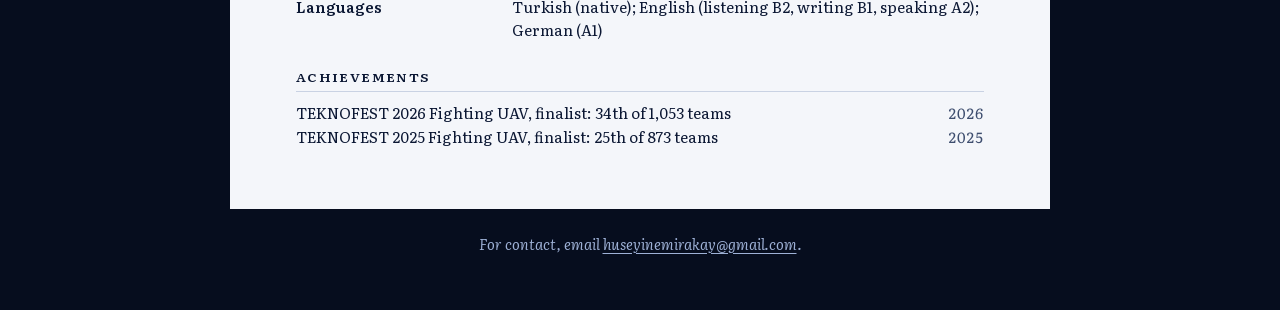
<file: cv.html>
<!doctype html>
<html lang="en">
<head>
  <meta charset="utf-8">
  <meta name="viewport" content="width=device-width, initial-scale=1">
  <title>CV – Hüseyin Emir Akay</title>
  <meta name="description" content="CV of Hüseyin Emir Akay: Computer Engineering student at Atatürk University, UAV ground control station and operator interface software, ARES UAV Team.">
  <link rel="canonical" href="https://emirakay-007.github.io/cv.html">
  <meta name="color-scheme" content="dark light">
  <meta name="theme-color" content="#060D1E">
  <meta property="og:title" content="CV – Hüseyin Emir Akay">
  <meta property="og:url" content="https://emirakay-007.github.io/cv.html">
  <meta property="og:image" content="https://emirakay-007.github.io/assets/img/og-card.png">
  <link rel="icon" href="assets/img/favicon.svg" type="image/svg+xml">
  <link rel="icon" href="assets/img/favicon-32.png" sizes="32x32" type="image/png">
  <link rel="preload" href="assets/fonts/literata-roman.woff2" as="font" type="font/woff2" crossorigin>
  <style>
    @font-face { font-family: "Literata"; src: url("assets/fonts/literata-roman.woff2") format("woff2"); font-weight: 350 650; font-style: normal; font-display: swap; }
    @font-face { font-family: "Literata"; src: url("assets/fonts/literata-italic.woff2") format("woff2"); font-weight: 350 650; font-style: italic; font-display: swap; }

    :root {
      --night: #060D1E;
      --haze: #9EB1D6;
      --sheet: #F4F6FA;
      --ink: #0B1733;
      --ink-2: #3D4D6E;
      --line: #C9D2E3;
      --link: #1B4FA8;
      --serif: "Literata", Georgia, "Times New Roman", serif;
    }
    * { box-sizing: border-box; }
    html { -webkit-text-size-adjust: 100%; text-size-adjust: 100%; }
    body {
      margin: 0;
      background: var(--night);
      color: var(--ink);
      font-family: var(--serif);
      font-optical-sizing: auto;
      font-kerning: normal;
      text-rendering: optimizeLegibility;
    }
    a { color: var(--link); text-decoration: underline; text-decoration-thickness: 1px; text-underline-offset: .2em; }
    a:focus-visible { outline: 2px solid #8CB7FF; outline-offset: 3px; border-radius: 2px; }

    .top {
      max-width: 860px;
      margin: 0 auto;
      padding: 22px 20px 18px;
      display: flex;
      justify-content: space-between;
      gap: 1rem;
      font-size: .95rem;
    }
    .top a { color: var(--haze); text-decoration: none; }
    .top a:hover { color: #E7EDF8; }

    .sheet {
      max-width: 820px;
      margin: 0 auto 64px;
      background: var(--sheet);
      padding: clamp(28px, 6vw, 60px) clamp(22px, 6.5vw, 66px);
      font-size: 15px;
      line-height: 1.55;
    }
    header.cv-head { text-align: center; padding-bottom: 18px; border-bottom: 1px solid var(--line); }
    .cv-head h1 { font-weight: 450; font-size: 2.15rem; line-height: 1.1; letter-spacing: -.012em; margin: 0 0 .35rem; }
    .cv-head .role { margin: 0 0 .6rem; color: var(--ink-2); font-size: 1rem; }
    .cv-head .contact { margin: 0; font-size: .9rem; color: var(--ink-2); display: flex; flex-wrap: wrap; justify-content: center; gap: .15rem 1.1rem; }

    section { margin-top: 22px; }
    h2 {
      font-weight: 500;
      font-size: .95rem;
      letter-spacing: .09em;
      font-variant-caps: all-small-caps;
      font-variant-numeric: lining-nums;
      margin: 0 0 .55rem;
      padding-bottom: .25rem;
      border-bottom: 1px solid var(--line);
      color: var(--ink);
    }
    p { margin: 0 0 .5rem; text-wrap: pretty; }
    .entry + .entry { margin-top: .9rem; }
    .line { display: flex; justify-content: space-between; align-items: baseline; gap: 1rem; }
    .line strong { font-weight: 560; }
    .when { white-space: nowrap; font-variant-numeric: lining-nums tabular-nums; color: var(--ink-2); font-size: .92rem; }
    .sub { color: var(--ink-2); margin: .1rem 0 .35rem; }
    ul { margin: .3rem 0 0; padding-left: 1.1rem; }
    li { margin-bottom: .3rem; text-wrap: pretty; }
    li::marker { color: var(--ink-2); }
    .code { margin-top: .45rem; font-size: .9rem; color: var(--ink-2); }
    dl.skills { display: grid; grid-template-columns: 12.5rem minmax(0, 1fr); gap: .25rem 1rem; margin: 0; }
    dl.skills dt { font-weight: 560; }
    dl.skills dd { margin: 0; }

    .note { max-width: 820px; margin: -40px auto 56px; padding: 0 20px; color: var(--haze); font-size: .9rem; font-style: italic; text-align: center; }

    @media (max-width: 620px) {
      .line { flex-direction: column; gap: 0; }
      dl.skills { grid-template-columns: 1fr; }
      dl.skills dd { margin-bottom: .45rem; }
    }

    @media print {
      @page { size: A4; margin: 12mm 14mm; }
      body { background: #fff; }
      .top, .note { display: none; }
      .sheet { max-width: none; margin: 0; padding: 0; background: #fff; font-size: 10pt; }
      a { color: var(--ink); text-decoration: none; }
      section { break-inside: avoid; }
    }
  </style>
</head>
<body>

<nav class="top" aria-label="Site">
  <a href="./">Hüseyin Emir Akay</a>
  <a href="mailto:huseyinemirakay@gmail.com">Email</a>
</nav>

<main class="sheet">
  <header class="cv-head">
    <h1>Hüseyin Emir Akay</h1>
    <p class="role">Computer Engineering Student, UAV Ground Control Station and Interface Software</p>
    <p class="contact">
      <span>Erzurum, Türkiye</span>
      <a href="mailto:huseyinemirakay@gmail.com">huseyinemirakay@gmail.com</a>
      <a href="https://github.com/EmirAkay-007">github.com/EmirAkay-007</a>
      <a href="https://www.linkedin.com/in/huseyinemirakay">linkedin.com/in/huseyinemirakay</a>
    </p>
  </header>

  <section aria-labelledby="about">
    <h2 id="about">About</h2>
    <p>Third-year Computer Engineering student. I have worked on the ARES UAV Team’s ground control station two years in a row: I built the 2025 station in C#/.NET, and I contribute to the 2026 station in Python with Qt/QML. Our team was a TEKNOFEST Fighting UAV finalist in 2025 and 2026. I am looking for an internship in UAV operator interfaces and ground control software, and I am open to relocating.</p>
  </section>

  <section aria-labelledby="education">
    <h2 id="education">Education</h2>
    <div class="entry">
      <div class="line"><strong>B.Sc. Computer Engineering, Atatürk University</strong><span class="when">09/2024 – 06/2028 (expected)</span></div>
      <p class="sub">GPA 3.35 / 4.00, third year. Certificate of High Honor (2024–25 Fall); Certificate of Honor (2024–25 Spring, 2025–26 Spring).</p>
    </div>
  </section>

  <section aria-labelledby="experience">
    <h2 id="experience">Experience</h2>
    <div class="entry">
      <div class="line"><strong>ARES UAV Team, TEKNOFEST Fighting UAV Competition</strong><span class="when">03/2025 – present</span></div>
      <p class="sub">Vice Captain and Software Developer (2026); Ground Control Station Lead (2025)</p>
      <ul>
        <li>Contribute to the team’s 2026 ground control station in Python, PySide6 (Qt) and QML, originally built by Muzaffer Kadir Belen; since August 2026 I maintain an independent continuation.</li>
        <li>Built the 2025 ground control station in C#/.NET (WinForms): MAVLink communication with a Pixhawk Cube Orange+, satellite map, live video panels and the full backend.</li>
        <li>Set up video transfer over a Rocket M5 link and JSON-based data exchange with the competition server.</li>
        <li>Designed the guidance for the autonomous dive onto the QR target, with QR detection (pyzbar, zxing-cpp), recovery logic and the flight-envelope handling behind them; validated in ArduPilot SITL, Gazebo and ROS 2.</li>
        <li>Integrated a YOLOv8 target detector trained on 70,000 images into an OpenCV pipeline; with TensorRT we reached 30–35 FPS real-time detection.</li>
        <li>Took part in team coordination and wrote most of the software sections of the design reports.</li>
      </ul>
      <p class="code">Code: <a href="https://github.com/EmirAkay-007/SihaInterface">github.com/EmirAkay-007/SihaInterface</a>, <a href="https://github.com/EmirAkay-007/C-_interface_mavlink">github.com/EmirAkay-007/C-_interface_mavlink</a></p>
    </div>
  </section>

  <section aria-labelledby="projects">
    <h2 id="projects">Projects</h2>
    <div class="entry">
      <div class="line"><strong><span lang="tr">Kampüs Yolu</span>, <a href="https://github.com/EmirAkay-007/kampus_yolu">github.com/EmirAkay-007/kampus_yolu</a></strong><span class="when">04/2026</span></div>
      <p>With Yusuf İslam İnan, a map-based platform that matches nearby students, built with PHP, JavaScript and a MySQL relational database: registration, profile editing, coordinate-based location, matching, one-to-one messaging and an admin panel. I wrote the backend.</p>
    </div>
    <div class="entry">
      <div class="line"><strong>Embedded Target Lock-On System, personal (Raspberry Pi 4, Arduino UNO Q)</strong><span class="when">in progress</span></div>
      <p>Training and optimising target-locking models on a system with an integrated AI camera.</p>
    </div>
  </section>

  <section aria-labelledby="skills">
    <h2 id="skills">Skills</h2>
    <dl class="skills">
      <dt>Interfaces and desktop</dt><dd>PySide6 (Qt), QML, C#/.NET (WinForms, WPF)</dd>
      <dt>Programming</dt><dd>Python, C#, C/C++, JavaScript, PHP, SQL (MySQL)</dd>
      <dt>Autonomous systems, UAV</dt><dd>ArduPilot, MAVLink (pymavlink), Mission Planner, SITL, Gazebo, ROS 2</dd>
      <dt>Computer vision, AI</dt><dd>OpenCV, YOLOv8, PyTorch, TensorRT</dd>
      <dt>Embedded, hardware</dt><dd>Pixhawk, Jetson Orin NX, Raspberry Pi 4, Arduino UNO Q, UART, I2C, CAN</dd>
      <dt>Tools</dt><dd>Git, Linux (Ubuntu)</dd>
      <dt>Languages</dt><dd>Turkish (native); English (listening B2, writing B1, speaking A2); German (A1)</dd>
    </dl>
  </section>

  <section aria-labelledby="achievements">
    <h2 id="achievements">Achievements</h2>
    <div class="line"><span>TEKNOFEST 2026 Fighting UAV, finalist: 34th of 1,053 teams</span><span class="when">2026</span></div>
    <div class="line"><span>TEKNOFEST 2025 Fighting UAV, finalist: 25th of 873 teams</span><span class="when">2025</span></div>
  </section>
</main>

<footer class="note"><p>For contact, email <a href="mailto:huseyinemirakay@gmail.com" style="color: inherit">huseyinemirakay@gmail.com</a>.</p></footer>

</body>
</html>
</file>
<file: assets/css/style.css>
/* Hüseyin Emir Akay
   Literata for the voice, B612 Mono for readouts. One accent: amber marks
   the destination (the next waypoint) and nothing else. */

/* Fonts ------------------------------------------------------------------ */

@font-face {
  font-family: "Literata";
  src: url("../fonts/literata-roman.woff2") format("woff2");
  font-weight: 350 650;
  font-style: normal;
  font-display: swap;
}
@font-face {
  font-family: "Literata";
  src: url("../fonts/literata-italic.woff2") format("woff2");
  font-weight: 350 650;
  font-style: italic;
  font-display: swap;
}
@font-face {
  font-family: "B612 Mono";
  src: url("../fonts/b612-mono.woff2") format("woff2");
  font-weight: 400;
  font-style: normal;
  font-display: swap;
  /* B612 has no ğ, ş, İ or ı. Text set in it is kept to figures and English. */
}

/* Tokens ----------------------------------------------------------------- */

:root {
  color-scheme: dark;
  --night: #060D1E;
  --deck: #0B1733;
  --rule: #1D3263;
  --paper: #E7EDF8;
  --haze: #9EB1D6;
  --mute: #7A8DB6;
  --dim: #51648F;      /* decoration only, never text that carries meaning */
  --signal: #8CB7FF;
  --amber: #F2B544;
  --veil: rgb(6 13 30 / .62);

  --serif: "Literata", Georgia, "Times New Roman", serif;
  --mono: "B612 Mono", "SFMono-Regular", Consolas, "Liberation Mono", monospace;

  --gutter: clamp(20px, 4.4vw, 56px);
  --measure: 1180px;
  --bar-h: 56px;
  --ease: cubic-bezier(.22, .68, .18, 1);
  --section: clamp(6rem, 15vh, 10rem);
}

/* Base ------------------------------------------------------------------- */

*, *::before, *::after { box-sizing: border-box; }

html {
  -webkit-text-size-adjust: 100%;
  text-size-adjust: 100%;
  scroll-padding-top: calc(var(--bar-h) + 16px);
}
@media (prefers-reduced-motion: no-preference) {
  html { scroll-behavior: smooth; }
}

body {
  margin: 0;
  background: var(--night);
  color: var(--paper);
  font-family: var(--serif);
  font-size: 1.125rem;
  line-height: 1.65;
  font-optical-sizing: auto;
  font-kerning: normal;
  -webkit-font-smoothing: antialiased;
  -moz-osx-font-smoothing: grayscale;
  text-rendering: optimizeLegibility;
}

::selection { background: var(--signal); color: var(--night); }

h1, h2, h3, h4 { font-weight: 400; margin: 0; font-variant-numeric: lining-nums; text-wrap: balance; }
p { margin: 0 0 1rem; text-wrap: pretty; font-variant-numeric: oldstyle-nums proportional-nums; }
ul, ol { margin: 0; padding: 0; }
figure { margin: 0; }
img, video, canvas, svg { display: block; max-width: 100%; }
img, video { height: auto; }
button { font: inherit; }

a {
  color: var(--signal);
  text-decoration: underline;
  text-decoration-thickness: 1px;
  text-underline-offset: .22em;
  transition: color .2s;
}
a:hover { color: var(--paper); }
a:focus-visible, button:focus-visible {
  outline: 2px solid var(--signal);
  outline-offset: 3px;
  border-radius: 2px;
}

.wrap {
  width: 100%;
  max-width: calc(var(--measure) + 2 * var(--gutter));
  margin-inline: auto;
  padding-inline: var(--gutter);
}

.data {
  font-family: var(--mono);
  font-size: .8125rem;
  line-height: 1.4;
  letter-spacing: .01em;
  color: var(--haze);
  font-variant-numeric: tabular-nums;
}

.stack { font-style: italic; color: var(--haze); }
.note, .credit { color: var(--haze); font-size: .95rem; }
.nowrap { white-space: nowrap; }

.skip {
  position: absolute;
  left: var(--gutter);
  top: -100px;
  z-index: 100;
  background: var(--paper);
  color: var(--night);
  padding: .6rem 1rem;
  text-decoration: none;
}
.skip:focus { top: 12px; }

.motion-only, .still-only { display: none; }
.motion .motion-only, .still .still-only, .no-js .still-only { display: inline; }

/* Header bar ------------------------------------------------------------- */

.bar {
  position: fixed;
  inset: 0 0 auto 0;
  z-index: 40;
  height: var(--bar-h);
  pointer-events: none;
}
.bar::before {
  content: "";
  position: absolute;
  inset: 0;
  background: var(--night);
  border-bottom: 1px solid var(--rule);
  opacity: var(--bar-bg, 0);
}
.bar-in {
  position: relative;
  height: 100%;
  max-width: calc(var(--measure) + 2 * var(--gutter));
  margin-inline: auto;
  padding-inline: var(--gutter);
  display: flex;
  align-items: center;
  justify-content: space-between;
}
.bar-name {
  font-size: 1.125rem;
  line-height: 1;
  letter-spacing: -.025em;
  color: var(--paper);
  text-decoration: none;
  white-space: nowrap;
  opacity: 0;
  transition: opacity .14s linear;
}
.bar-nav { display: flex; gap: 1.6rem; opacity: var(--bar-bg, 0); }
.bar-nav a { font-size: .95rem; color: var(--haze); text-decoration: none; }
.bar-nav a:hover { color: var(--paper); }
.bar.is-docked .bar-name { opacity: 1; }
.bar.is-docked .bar-name, .bar.is-docked .bar-nav { pointer-events: auto; }
.bar-progress { position: absolute; left: 0; right: 0; bottom: 0; height: 1px; display: none; }
.bar-progress i {
  display: block;
  height: 100%;
  background: var(--signal);
  transform-origin: left center;
  transform: scaleX(var(--p, 0));
}
.no-js .bar { display: none; }

/* Mission rail ----------------------------------------------------------- */

.rail { display: none; }

@media (min-width: 1200px) {
  .js .rail {
    display: block;
    position: fixed;
    right: 26px;
    top: 50%;
    width: 12px;
    height: min(62vh, 520px);
    transform: translateY(-50%);
    z-index: 30;
  }
}
.rail ol { list-style: none; position: absolute; inset: 0; }
.rail li { position: absolute; left: 0; top: var(--y, 0); width: 12px; height: 12px; margin-top: -6px; z-index: 2; }
.rail a { position: relative; display: block; width: 12px; height: 12px; }
.rail a::before {
  content: "";
  position: absolute;
  left: 3px;
  top: 3px;
  width: 6px;
  height: 6px;
  border-radius: 50%;
  background: var(--night);
  border: 1px solid var(--dim);
  transition: background .25s, border-color .25s;
}
.rail li.is-passed a::before { background: var(--signal); border-color: var(--signal); }
.rail .dest a::before {
  left: 2.5px;
  top: 2.5px;
  width: 7px;
  height: 7px;
  border-radius: 0;
  background: transparent;
  border: 1.5px solid var(--amber);
  transform: rotate(45deg);
}
.rail .dest.is-passed a::before { background: var(--amber); }
.rail a span {
  position: absolute;
  right: 22px;
  top: 50%;
  transform: translateY(-50%);
  white-space: nowrap;
  font-family: var(--mono);
  font-size: .75rem;
  line-height: 1;
  color: var(--haze);
  opacity: 0;
  pointer-events: none;
  transition: opacity .2s;
}
.rail a:hover span, .rail a:focus-visible span { opacity: 1; }
.rail a:focus-visible { outline-offset: 1px; border-radius: 50%; }
.rail-flown, .rail-ahead { position: absolute; left: 5.5px; width: 1px; }
.rail-flown { top: 0; height: var(--ac, 0); background: var(--signal); opacity: .75; }
.rail-ahead {
  top: var(--ac, 0);
  bottom: 0;
  background: repeating-linear-gradient(180deg, var(--dim) 0 4px, transparent 4px 8px);
}
.rail-ac {
  position: absolute;
  left: -2px;
  top: var(--ac, 0);
  width: 16px;
  height: 16px;
  margin-top: -9px;
  fill: var(--paper);
  z-index: 3;
}
@media (min-width: 1600px) {
  .rail li.is-current span { opacity: 1; }
}

/* Hero ------------------------------------------------------------------- */

.hero {
  position: relative;
  min-height: 100vh;
  /* Capped so tall portrait screens don't open on an empty sky. */
  min-height: min(100svh, 60rem);
  display: flex;
  flex-direction: column;
  justify-content: flex-end;
  padding-top: calc(var(--bar-h) + 6vh);
  padding-bottom: clamp(3rem, 9vh, 6.5rem);
}
.hero-in {
  container-type: inline-size;
  display: grid;
  grid-template-columns: minmax(0, 1fr) auto;
  grid-template-areas: "name name" "text portrait";
  column-gap: clamp(2rem, 6vw, 6rem);
  row-gap: clamp(2rem, 6vh, 4rem);
  align-items: end;
}
.name {
  grid-area: name;
  font-size: clamp(3rem, 9.2vw, 8.9rem);
  font-size: min(8.9rem, calc(100cqi / var(--name-em, 8.1)));
  line-height: 1;
  letter-spacing: -.025em;
  white-space: nowrap;
  transform-origin: 0 0;
  position: relative;
  z-index: 45;
  transition: opacity .14s linear;
}
.name.is-morphing { will-change: transform; }
.name.is-docked { opacity: 0; }
.hero-text { grid-area: text; max-width: 40rem; }
.lede {
  font-size: clamp(1.35rem, 1rem + 1.2vw, 1.9rem);
  line-height: 1.3;
  max-width: 23em;
  margin-bottom: 1.4rem;
  text-wrap: balance;
}
.intro { color: var(--haze); max-width: 34em; }
.links {
  list-style: none;
  display: flex;
  flex-wrap: wrap;
  gap: .5rem 1.8rem;
  margin-top: 1.8rem;
}
.portrait { grid-area: portrait; width: clamp(150px, 16vw, 224px); }
.portrait img { border: 1px solid var(--rule); background: var(--deck); padding: 5px; }
.portrait figcaption {
  margin-top: .8rem;
  display: flex;
  flex-direction: column;
  gap: .2rem;
  font-size: .9rem;
  line-height: 1.35;
  color: var(--haze);
}
.horizon {
  position: absolute;
  left: 0;
  right: 0;
  bottom: 0;
  height: 1px;
  background: var(--rule);
  transform-origin: left center;
}
.motion .horizon { animation: draw-x 1.6s var(--ease) .2s both; }
@keyframes draw-x { from { transform: scaleX(0); } to { transform: scaleX(1); } }

/* Sections --------------------------------------------------------------- */

main > section:not(.hero) { padding-top: var(--section); }

.section-head { margin-bottom: clamp(2.25rem, 6vh, 3.75rem); }
.section-head > * { max-width: 46rem; }
.section-head h2 {
  font-size: clamp(2.15rem, 1.3rem + 2.7vw, 3.5rem);
  line-height: 1.05;
  letter-spacing: -.018em;
  margin-bottom: 1.15rem;
}
.section-head p { color: var(--haze); max-width: 37em; margin: 0; }

/* The dive --------------------------------------------------------------- */

.dive-track { position: relative; }
.dive-stage {
  display: grid;
  grid-template-columns: minmax(0, 7fr) minmax(0, 5fr);
  column-gap: clamp(1.5rem, 4vw, 4rem);
  align-items: center;
}
.motion .dive-track { height: 360vh; }
.motion .dive-stage {
  position: sticky;
  top: var(--bar-h);
  height: calc(100vh - var(--bar-h));
  height: calc(100svh - var(--bar-h));
}
.screen {
  position: relative;
  aspect-ratio: 4 / 3;
  border: 1px solid var(--rule);
  background: var(--deck);
  padding: 6px;
}
.screen img, .screen canvas { width: 100%; height: 100%; object-fit: cover; }
.screen canvas {
  position: absolute;
  inset: 6px;
  width: calc(100% - 12px);
  height: calc(100% - 12px);
  opacity: 0;
}
.screen.is-live canvas { opacity: 1; }
/* The screen narrows on short windows so it and its caption fit the stage. */
.dive-screen { max-width: calc((100vh - var(--bar-h) - 6rem) * 4 / 3); }
.dive-screen { max-width: calc((100svh - var(--bar-h) - 6rem) * 4 / 3); }
.dive-screen figcaption, .profile figcaption, .tour-fig figcaption, .log-photos figcaption {
  margin-top: .75rem;
  font-size: .9rem;
  line-height: 1.45;
  font-style: italic;
  color: var(--haze);
}

.phases { list-style: none; display: grid; gap: 1.15rem; }
.phases li {
  border-left: 1px solid var(--rule);
  padding-left: 1.1rem;
  transition: border-color .35s;
}
.phases h3 {
  font-family: var(--mono);
  font-size: .8125rem;
  line-height: 1.2;
  letter-spacing: .06em;
  color: var(--signal);
  margin-bottom: .45rem;
  transition: color .35s;
}
.phases p { font-size: 1rem; line-height: 1.55; margin: 0; transition: color .35s; }
/* Inactive states are quieter by colour, not opacity, so they stay readable. */
.motion .phases li:not(.is-active) h3, .motion .phases li:not(.is-active) p { color: var(--mute); }
.motion .phases li.is-active { border-left-color: var(--signal); }
.phase-still { display: none; }

/* Short windows: only the active phase keeps its text open. Every paragraph is
   padded to the tallest one (--pad, set from JS), so one opening while another
   closes keeps the panel's height constant and nothing around it moves. */
.is-compact .phases { gap: .8rem; }
.is-compact .phases li > div {
  display: grid;
  grid-template-rows: auto 0fr;
  transition: grid-template-rows .45s var(--ease);
}
.is-compact .phases li.is-active > div { grid-template-rows: auto 1fr; }
.is-compact .phases h3 { margin: 0; }
.is-compact .phases p { min-height: 0; overflow: hidden; }
.is-compact .phases p::before { content: ""; display: block; height: .45rem; }
.is-compact .phases p::after { content: ""; display: block; height: var(--pad, 0px); }
/* Very short windows give up the profile's caption, then the profile. */
.is-tight .profile figcaption { display: none; }
.no-profile .profile { display: none; }

.profile { margin-top: 1.9rem; }
.profile svg { width: 100%; height: auto; overflow: visible; }
.profile .axis line { stroke: var(--rule); stroke-width: 1; }
.profile .axis .thr { stroke: var(--dim); stroke-dasharray: 3 4; }
.profile .ticks text { font-family: var(--mono); font-size: 10px; fill: var(--haze); text-anchor: end; }
.profile .notes text { font-family: var(--serif); font-style: italic; font-size: 11px; fill: var(--haze); }
.profile .track path { fill: none; stroke: var(--dim); stroke-width: 1.2; stroke-dasharray: 2 4; }
.profile .flown path { fill: none; stroke: var(--signal); stroke-width: 1.8; stroke-linecap: round; stroke-linejoin: round; }
.profile .points circle { fill: var(--haze); }
.profile .points text { font-family: var(--serif); font-style: italic; font-size: 11px; fill: var(--haze); }
.profile .marker { fill: var(--paper); }
.still .profile .marker, .no-js .profile .marker { display: none; }

/* Real flight ------------------------------------------------------------- */

.real {
  display: grid;
  grid-template-columns: minmax(0, 1fr) auto;
  column-gap: clamp(2rem, 6vw, 6rem);
  row-gap: 2rem;
  align-items: center;
  padding-top: clamp(5rem, 12vh, 8rem);
}
.real-text { max-width: 33rem; }
.real-text h3 { font-size: clamp(1.6rem, 1.2rem + 1.2vw, 2.15rem); line-height: 1.15; margin-bottom: 1.1rem; }
.real-clip {
  position: relative;
  width: clamp(230px, 23vw, 300px);
  border: 1px solid var(--rule);
  background: var(--deck);
  padding: 5px;
}
.real-clip video { width: 100%; aspect-ratio: 478 / 850; object-fit: cover; background: var(--deck); }
.clip-toggle {
  position: absolute;
  right: 14px;
  bottom: 14px;
  font-family: var(--mono);
  font-size: .75rem;
  line-height: 1;
  color: var(--paper);
  background: var(--veil);
  border: 1px solid var(--rule);
  padding: .5rem .65rem;
  cursor: pointer;
}
.clip-toggle:hover { border-color: var(--signal); }

/* Detection -------------------------------------------------------------- */

.detect-grid {
  display: grid;
  grid-template-columns: minmax(0, 5fr) minmax(0, 7fr);
  gap: clamp(2rem, 6vw, 6rem);
  align-items: start;
}
.metric { color: var(--haze); }
.fig { color: var(--paper); font-variant-numeric: lining-nums tabular-nums; white-space: nowrap; }
.pl-row + .pl-row { margin-top: 3.1rem; }
.pl-label { font-size: .95rem; color: var(--haze); margin: 0 0 .7rem; }
.pl-row ol { list-style: none; display: grid; grid-template-columns: repeat(6, minmax(0, 1fr)); gap: 6px; }
.pl-row li {
  position: relative;
  font-family: var(--mono);
  font-size: .6875rem;
  line-height: 1.2;
  text-align: center;
  color: var(--mute);
  border: 1px solid var(--rule);
  padding: .95rem .2rem;
  overflow-wrap: anywhere;
  transition: color .25s, background-color .25s, border-color .25s, opacity .25s;
}
.pl-row li::after {
  position: absolute;
  left: 0;
  right: 0;
  top: calc(100% + .45rem);
  font-family: var(--serif);
  font-style: italic;
  font-size: .8rem;
  color: var(--haze);
}
.pl-row li[data-state="try"] { border-color: var(--signal); color: var(--paper); }
.pl-row li[data-state="try"]::after { content: "trying"; }
.pl-row li[data-state="miss"] { text-decoration: line-through; text-decoration-color: var(--dim); }
.pl-row li[data-state="miss"]::after { content: "no code"; }
.pl-row li[data-state="skip"] { border-style: dashed; }
.pl-row li[data-state="skip"]::after { content: "skipped"; }
.pl-row li[data-state="hit"] { background: var(--paper); border-color: var(--paper); color: var(--night); }
.pl-row li[data-state="hit"]::after { content: "found"; color: var(--paper); }
.pl-row li[data-state="rest"] { border-color: transparent; }
.pipeline figcaption { margin-top: 3rem; font-size: .9rem; font-style: italic; color: var(--haze); max-width: 34em; }

/* Ground station tours ---------------------------------------------------- */

.tour {
  display: grid;
  grid-template-columns: minmax(0, 7fr) minmax(0, 5fr);
  grid-template-areas: "head head" "fig side";
  column-gap: clamp(2rem, 5vw, 4.5rem);
  margin-top: clamp(4rem, 10vh, 7rem);
}
.tour-head { grid-area: head; display: flex; flex-wrap: wrap; align-items: baseline; gap: .4rem 1.25rem; margin-bottom: 2rem; }
.tour-head h3 { font-size: clamp(1.8rem, 1.3rem + 1.5vw, 2.5rem); line-height: 1.1; letter-spacing: -.01em; }
.tour-head .stack { margin: 0; }
.tour-fig { grid-area: fig; align-self: start; }
.js .tour-fig { position: sticky; top: calc(var(--bar-h) + 7vh); }
.tour-img { border: 1px solid var(--rule); background: var(--deck); padding: 6px; }
/* --ar is the screenshot's aspect ratio (set in the HTML). The pinned figure
   narrows on short windows so the screenshot and its caption always fit. */
.js .tour-img { max-width: calc((100vh - var(--bar-h) - 7vh - 14px - 4rem) * var(--ar, 1.6) + 14px); }
.js .tour-img { max-width: calc((100svh - var(--bar-h) - 7vh - 14px - 4rem) * var(--ar, 1.6) + 14px); }
.shot { position: relative; overflow: hidden; }
.spot {
  position: absolute;
  left: calc(var(--x, 0) * 1%);
  top: calc(var(--y, 0) * 1%);
  width: calc(var(--w, 100) * 1%);
  height: calc(var(--h, 100) * 1%);
  box-shadow: 0 0 0 200vmax var(--veil);
  outline: 1px solid var(--signal);
  opacity: 0;
  pointer-events: none;
  transition: left .55s var(--ease), top .55s var(--ease), width .55s var(--ease), height .55s var(--ease), opacity .3s;
}
.tour.has-spot .spot { opacity: 1; }
.still .spot { transition: opacity .2s; }
.tour-side { grid-area: side; }
.tour-steps { list-style: none; }
.tour-steps li { border-left: 1px solid var(--rule); padding-left: 1.25rem; transition: border-color .35s; }
.tour-steps li + li { margin-top: 2rem; }
.js .tour-steps li {
  min-height: var(--step-h, 58vh);
  display: flex;
  flex-direction: column;
  justify-content: center;
  margin: 0;
}
.js .tour-steps li:not(.is-active) h4, .js .tour-steps li:not(.is-active) p { color: var(--mute); }
.js .tour-steps li.is-active { border-left-color: var(--signal); }
.tour-steps h4 { font-size: 1.25rem; line-height: 1.25; margin-bottom: .55rem; transition: color .35s; }
.tour-steps p { margin: 0; transition: color .35s; }
.tour-side .credit { margin: 2.5rem 0 0; }
.tour-link { margin: 1.25rem 0 0; }

/* Flight log -------------------------------------------------------------- */

.route {
  --gap: 1.5rem;
  list-style: none;
  display: grid;
  grid-template-columns: repeat(6, minmax(0, 1fr));
  gap: var(--gap);
}
.route li {
  --leg: 1;
  --lit: 1;
  position: relative;
  padding-top: 1.8rem;
  display: flex;
  flex-direction: column;
  gap: .2rem;
}
.route li::before {
  content: "";
  position: absolute;
  top: 0;
  left: 0;
  width: 9px;
  height: 9px;
  border-radius: 50%;
  background: var(--signal);
  opacity: calc(.25 + .75 * var(--lit));
  transition: opacity .3s;
}
.route li:not(:last-child)::after {
  content: "";
  position: absolute;
  top: 4px;
  left: 15px;
  right: calc(-1 * var(--gap) + 6px);
  height: 1px;
  background: var(--signal);
  opacity: .6;
  transform-origin: left center;
  transform: scaleX(var(--leg));
}
.route li:nth-last-child(2)::after {
  opacity: 1;
  background: repeating-linear-gradient(90deg, var(--haze) 0 5px, transparent 5px 10px);
}
.route .next::before {
  border-radius: 0;
  background: transparent;
  border: 1.5px solid var(--amber);
  transform: rotate(45deg);
}
.route strong { font-weight: 400; font-size: 1.05rem; line-height: 1.3; }
.route .note { font-size: .95rem; line-height: 1.4; }

.log-photos {
  display: flex;
  align-items: flex-end;
  gap: clamp(1rem, 2.5vw, 2rem);
  margin-top: clamp(3.5rem, 9vh, 5.5rem);
}
.log-photos figure:first-child { width: min(38%, 420px); }
.log-photos figure:last-child { width: min(27%, 300px); }
.log-photos img { width: 100%; border: 1px solid var(--rule); background: var(--deck); padding: 5px; }
.log-photos figcaption { max-width: 26em; }

/* Rows: projects, experience ---------------------------------------------- */

.rows .row {
  display: grid;
  grid-template-columns: 13rem minmax(0, 1fr);
  gap: .6rem 2rem;
}
.rows .row + .row { margin-top: 2.75rem; }
.row-head { display: flex; flex-direction: column; gap: .2rem; padding-top: .2rem; }
.row-head h3 { font-size: 1.25rem; line-height: 1.3; }
.row-body { max-width: 40rem; }
.row-body h3 { font-size: 1.25rem; line-height: 1.3; margin-bottom: .65rem; }
.row-body .stack { margin-bottom: .6rem; }
.row-body p:last-child, .row-body ul:last-child { margin-bottom: 0; }
.row-body ul { padding-left: 1.1rem; }
.row-body li { margin-bottom: .45rem; text-wrap: pretty; font-variant-numeric: oldstyle-nums; }
.row-body li::marker { color: var(--mute); }

.skills-title { font-size: 1.5rem; margin: clamp(3.5rem, 8vh, 5rem) 0 1.4rem; }
.skills { display: grid; grid-template-columns: 13rem minmax(0, 1fr); gap: .8rem 2rem; margin: 0; }
.skills dt { color: var(--haze); }
.skills dd { margin: 0; }

/* Closing ------------------------------------------------------------------ */

.closing { padding-bottom: 1rem; }
.closing-in {
  position: relative;
  display: grid;
  grid-template-columns: minmax(0, 1fr) minmax(0, .96fr);
  column-gap: clamp(2rem, 5vw, 5rem);
  align-items: start;
}
.closing-text { padding-top: var(--text-pad, 0px); container-type: inline-size; }
.dusk { margin-top: var(--fig-pad, 0px); }
.closing h2 {
  font-size: clamp(2.15rem, 1.3rem + 2.7vw, 3.5rem);
  line-height: 1.05;
  letter-spacing: -.018em;
  margin-bottom: 1.2rem;
}
.closing .lede { margin-bottom: .9rem; max-width: 24em; }
.closing p { color: var(--haze); }
.closing .lede { color: var(--paper); }
.mail {
  margin: 1.9rem 0 1.3rem;
  font-size: clamp(1.25rem, 3.6vw, 2.6rem);
  font-size: min(2.6rem, calc(100cqi / 14.4));
  line-height: 1.15;
  letter-spacing: -.012em;
  white-space: nowrap;
}
.closing .mail a {
  color: var(--paper);
  text-decoration-color: var(--amber);
  text-decoration-thickness: 1.5px;
  text-underline-offset: .18em;
}
.closing .mail a:hover { color: var(--amber); }
.closing .links { margin-top: 0; }
.dusk img { width: 100%; }
.dusk-line {
  display: none;
  position: absolute;
  left: var(--line-l, 0);
  top: var(--horizon, 0);
  width: var(--line-w, 0);
  height: 1px;
  background: var(--amber);
  transform-origin: right center;
  transform: scaleX(var(--draw, 1));
}
.has-line .dusk-line { display: block; }

/* Footer ------------------------------------------------------------------- */

.foot { padding: clamp(4.5rem, 11vh, 7rem) 0 2.5rem; }
.foot-in {
  border-top: 1px solid var(--rule);
  padding-top: 1.5rem;
  display: flex;
  flex-wrap: wrap;
  justify-content: space-between;
  gap: .5rem 2rem;
  font-size: .9rem;
  color: var(--haze);
}
.foot p { margin: 0; }
.colophon { font-style: italic; }

/* Still mode: reduced motion, Save-Data, or no JavaScript -------------------- */

.still .dive-stage, .no-js .dive-stage { align-items: start; row-gap: 2rem; }
.still .phases, .no-js .phases { gap: 1.5rem; }
.still .phases li, .no-js .phases li {
  display: grid;
  grid-template-columns: 9.5rem minmax(0, 1fr);
  gap: 1.1rem;
  align-items: start;
}
.still .phase-still, .no-js .phase-still { display: block; border: 1px solid var(--rule); }

/* Medium screens ----------------------------------------------------------- */

@media (max-width: 1199px) {
  .js .bar-progress { display: block; opacity: var(--bar-bg, 0); }
}

@media (max-width: 999px) {
  .dive-stage { grid-template-columns: 1fr; }
  .motion .dive-stage { align-content: center; row-gap: 1.1rem; }
  .motion .dive-track { height: 320vh; }
  .dive-screen { max-width: min(100%, calc((100vh - var(--bar-h)) * .62)); }
  .dive-screen { max-width: min(100%, var(--screen-max, calc((100svh - var(--bar-h)) * .62))); }
  /* One phase at a time. All four share one grid cell, so the cell is as tall
     as the longest and the profile below it never moves. */
  .motion .phases { gap: 0; }
  .motion .phases li { grid-area: 1 / 1; visibility: hidden; }
  .motion .phases li.is-active { visibility: visible; animation: phase-in .3s var(--ease); }
  .profile { margin-top: 1rem; }
  .motion .dive-screen figcaption { display: none; }

  .detect-grid { grid-template-columns: 1fr; }

  .tour { grid-template-columns: 1fr; grid-template-areas: "head" "fig" "side"; }
  .js .tour-fig {
    top: var(--bar-h);
    z-index: 5;
    background: var(--night);
    padding: .75rem 0 .9rem;
  }
  .js .tour-fig figcaption { display: none; }
  /* The pinned screenshot takes at most about 42% of the height; the steps are
     read in the space below it. */
  .js .tour-img { max-width: calc((100vh - var(--bar-h)) * .42 * var(--ar, 1.6) + 14px); }
  .js .tour-img { max-width: calc((100svh - var(--bar-h)) * .42 * var(--ar, 1.6) + 14px); }
  .js .tour-steps li { min-height: var(--step-h, 40vh); }

  .closing-in { grid-template-columns: 1fr; row-gap: 3rem; }
  .dusk { max-width: 520px; }
}
@keyframes phase-in { from { opacity: 0; } }

/* Phones held sideways are too short to stack, so the dive and the tours go
   side by side, sized to the height. */
@media (max-width: 999px) and (orientation: landscape) and (max-height: 560px) {
  .dive-stage { grid-template-columns: minmax(0, 1fr) minmax(0, 1fr); column-gap: 1.5rem; }
  .motion .dive-stage { align-content: center; padding-top: 0; }
  .dive-screen { max-width: min(100%, calc((100vh - var(--bar-h) - 2rem - 12px) * 4 / 3 + 12px)); }
  .dive-screen { max-width: min(100%, calc((100svh - var(--bar-h) - 2rem - 12px) * 4 / 3 + 12px)); }
  .phases p { font-size: .9375rem; line-height: 1.5; }
  .profile { margin-top: .75rem; }
  .profile figcaption { display: none; }

  .tour { grid-template-columns: minmax(0, 7fr) minmax(0, 5fr); grid-template-areas: "head head" "fig side"; }
  .js .tour-fig { top: calc(var(--bar-h) + .75rem); padding: 0; background: none; }
  .js .tour-img { max-width: calc((100vh - var(--bar-h) - 1.5rem - 14px) * var(--ar, 1.6) + 14px); }
  .js .tour-img { max-width: calc((100svh - var(--bar-h) - 1.5rem - 14px) * var(--ar, 1.6) + 14px); }
  .tour-steps h4 { font-size: 1.125rem; margin-bottom: .4rem; }
  .tour-steps p { font-size: .9375rem; line-height: 1.5; }
}

/* Small screens ------------------------------------------------------------- */

@media (max-width: 699px) {
  body { font-size: 1.0625rem; }

  .hero { padding-top: calc(var(--bar-h) + 2rem); }
  .hero-in { grid-template-columns: 1fr; grid-template-areas: "portrait" "name" "text"; row-gap: 1.6rem; }
  .name {
    white-space: normal;
    font-size: clamp(2.9rem, 15.4vw, 4.6rem);
    line-height: 1;
  }
  .portrait { width: 116px; }
  .portrait figcaption { display: none; }

  .real { grid-template-columns: 1fr; }
  .real-clip { width: min(74vw, 300px); }

  .pl-row ol { grid-template-columns: repeat(3, minmax(0, 1fr)); row-gap: 2.1rem; }
  .profile .notes, .profile .points text { display: none; }
  .profile .ticks text { font-size: 14px; }

  .route { grid-template-columns: 1fr; --gap: 1.6rem; }
  .route li { padding-top: 0; padding-left: 1.7rem; }
  .route li::before { top: .42rem; }
  .route li:not(:last-child)::after {
    top: calc(.42rem + 15px);
    left: 4px;
    right: auto;
    bottom: calc(-1 * var(--gap) - .42rem + 6px);
    width: 1px;
    height: auto;
    transform-origin: center top;
    transform: scaleY(var(--leg));
  }
  .route li:nth-last-child(2)::after {
    background: repeating-linear-gradient(180deg, var(--haze) 0 5px, transparent 5px 10px);
  }

  .log-photos figure:first-child { width: 57%; }
  .log-photos figure:last-child { width: 43%; }

  .rows .row, .skills { grid-template-columns: 1fr; }
  .row-head { flex-direction: row; align-items: baseline; gap: .9rem; flex-wrap: wrap; }
  .skills dd { margin-bottom: .7rem; }

  .still .phases li, .no-js .phases li { grid-template-columns: 6.5rem minmax(0, 1fr); }
  .foot-in { flex-direction: column; }
}

/* Print ------------------------------------------------------------------- */

@media print {
  :root { --night: #fff; --deck: #fff; --paper: #111; --haze: #444; --mute: #555; --rule: #bbb; --signal: #0B3A8C; }
  body { font-size: 10.5pt; }
  .bar, .rail, .skip, .horizon, .real-clip, .dusk, .dusk-line, .profile, .clip-toggle, .screen canvas { display: none !important; }
  .hero { min-height: 0; padding: 0 0 1.5rem; }
  .motion .dive-track, .dive-track { height: auto !important; }
  .motion .dive-stage, .dive-stage { position: static !important; height: auto !important; display: block; }
  .phases li { opacity: 1 !important; display: block !important; }
  .js .tour-steps li { min-height: 0; opacity: 1; }
  .js .tour-fig { position: static; }
  .spot { display: none; }
  main > section:not(.hero) { padding-top: 2rem; }
  a { color: inherit; }
}
</file>
